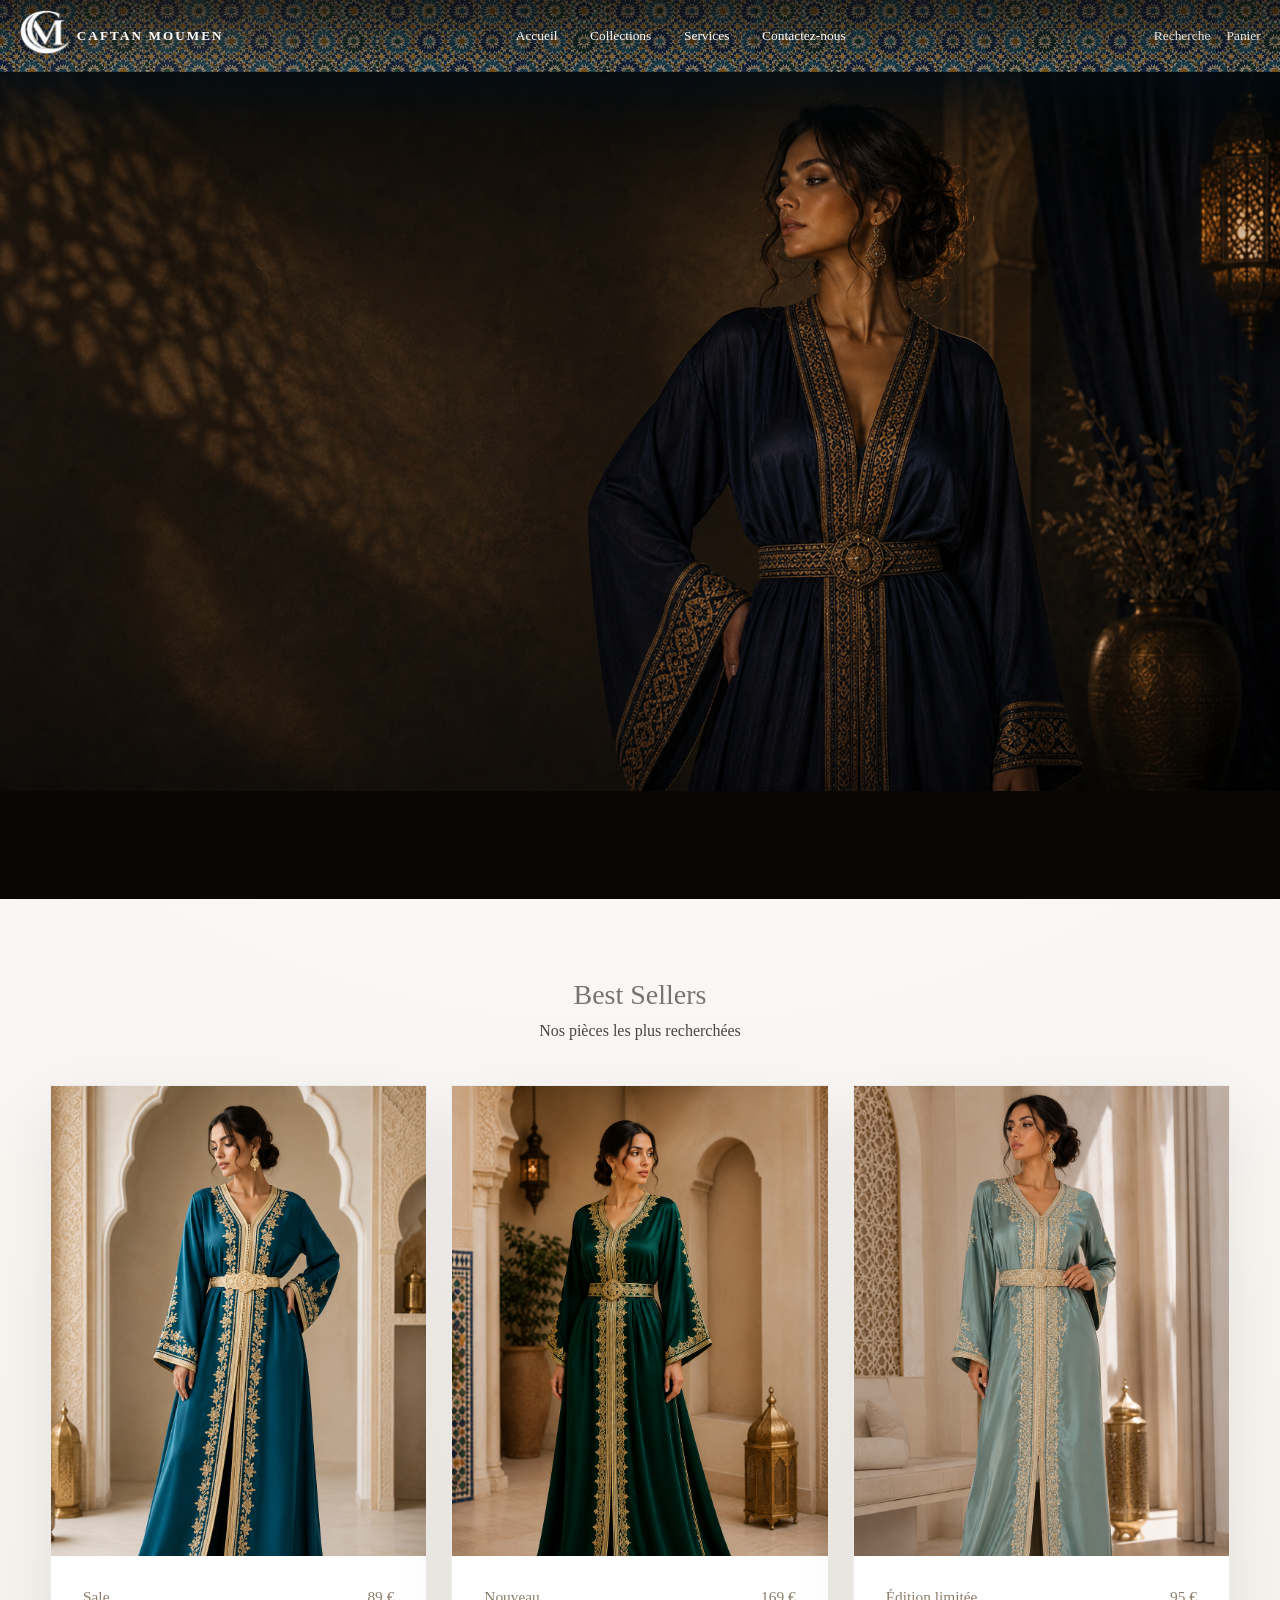
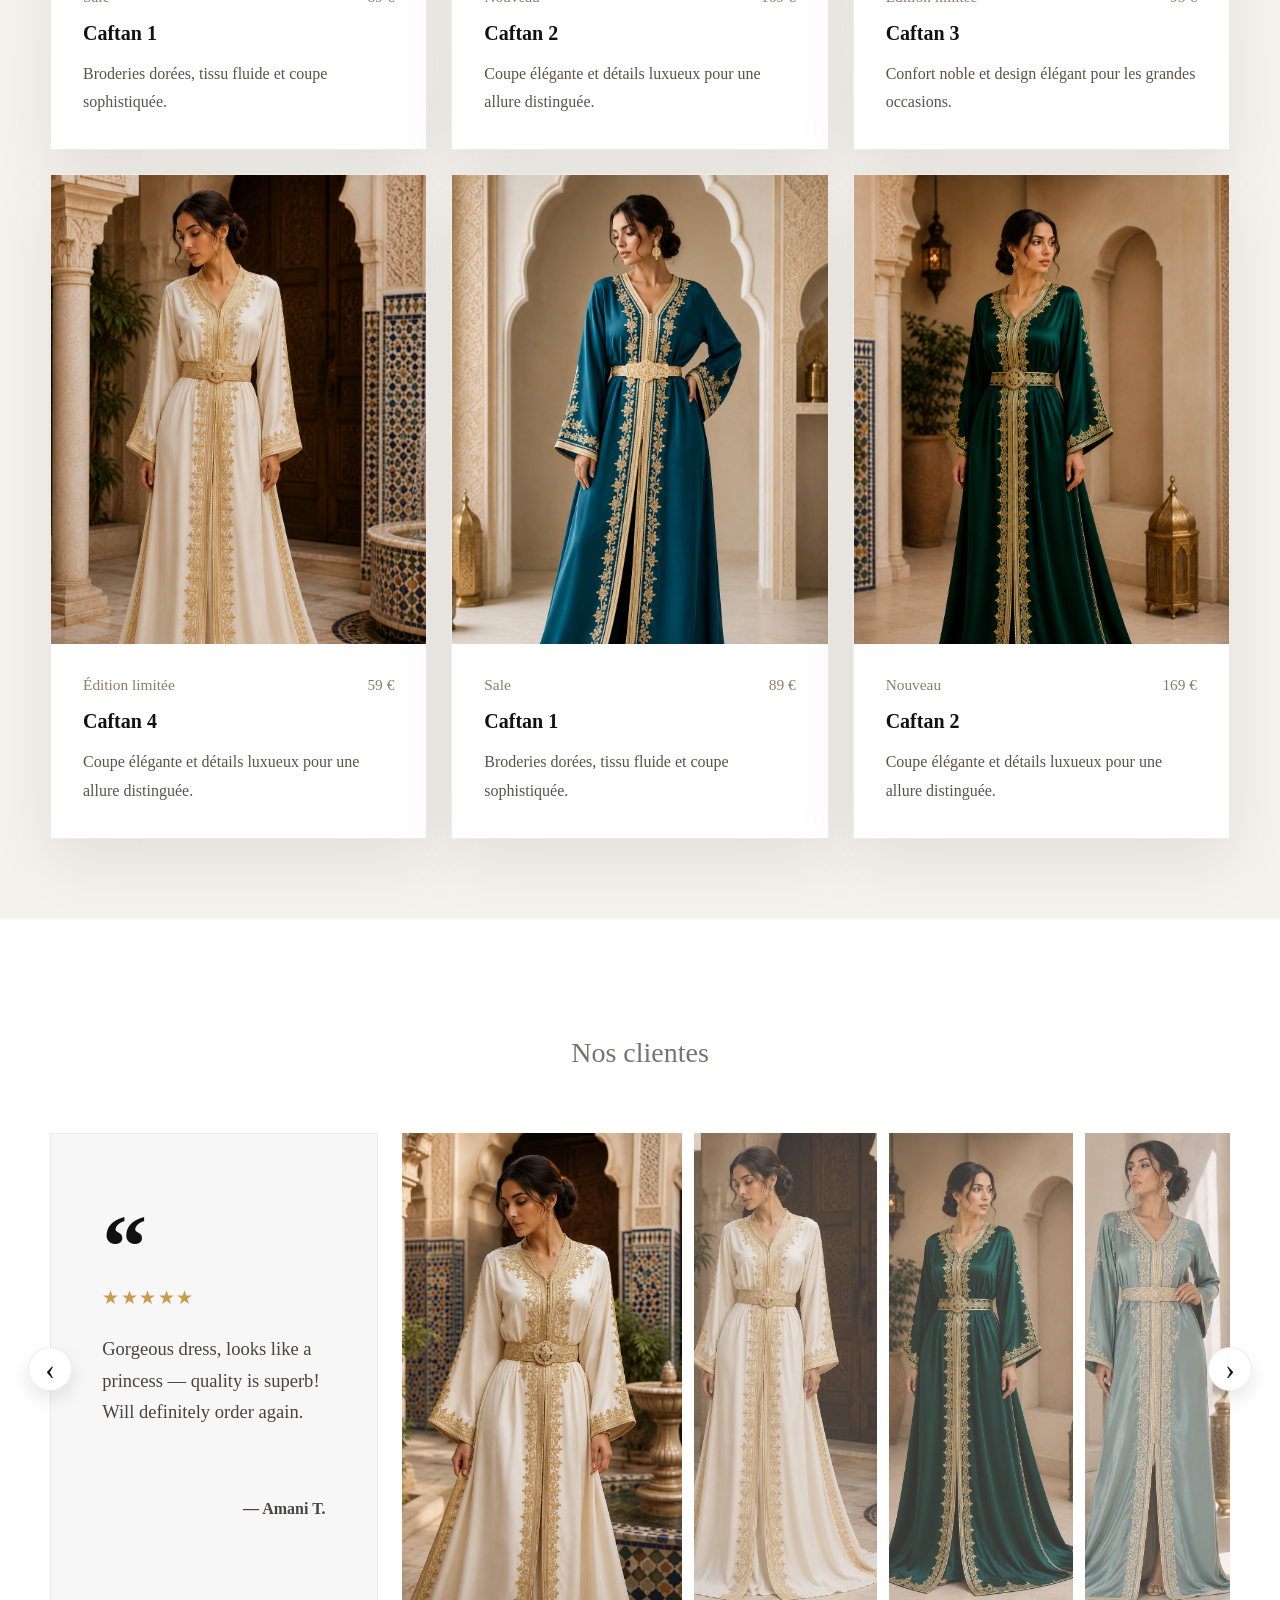
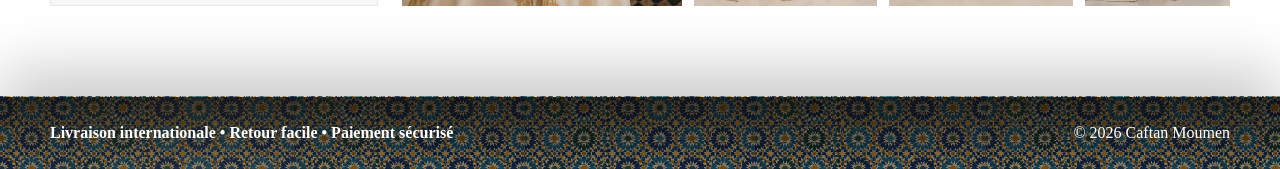
<file: html/index.html>
<!DOCTYPE html>
<html lang="fr">

<head>
  <meta charset="UTF-8" />
  <meta name="viewport" content="width=device-width, initial-scale=1.0" />

  <title>Caftan Moumen</title>

  <link rel="stylesheet" href="../css/styles.css" />
</head>

<body>
  <header class="site-header">
    <div class="container header-inner">
      <a class="brand" href="index.html">
        <img class="brand-mark" src="../images/logo.png" alt="" aria-hidden="true" />
        <span>Caftan Moumen</span>
      </a>

      <nav class="primary-nav" aria-label="Navigation principale">
        <a href="index.html">Accueil</a>
        <div class="nav-dropdown">
          <button class="collections-trigger" type="button" aria-expanded="false">Collections</button>
          <div class="dropdown-menu">
            <a href="caftan.html">Caftans</a>
            <a href="jellabas.html">Jellabas</a>
            <a href="bijoux.html">Bijoux</a>
          </div>
        </div>
        <div class="nav-dropdown">
          <button class="collections-trigger" type="button" aria-expanded="false">Services</button>
          <div class="dropdown-menu">
            <a href="services.html#achat">Prêt à Porter</a>
            <a href="services.html#location">Location</a>
            <a href="services.html#sur-mesure">Sur mesure</a>
          </div>
        </div>
        <a href="contact.html">Contactez-nous</a>
      </nav>

      <div class="header-actions">
        <form class="site-search" id="site-search" role="search">
          <label class="visually-hidden" for="site-search-input">
            Rechercher une pièce
          </label>
          <input class="site-search-input" id="site-search-input" name="q" type="search"
            placeholder="Rechercher une pièce" autocomplete="off" />
        </form>
        <button class="search-toggle" id="search-toggle" type="button" aria-expanded="false"
          aria-controls="site-search">
          Recherche
        </button>
        <a class="text-link" href="#cart">Panier</a>
      </div>
    </div>
  </header>

  <main>
    <section class="hero hero-background" id="home">
      <img class="hero-background-img" src="../images/fond_acceuil.png"
        alt="Femme présentant un caftan dans un décor sombre aux tons bleu et doré" fetchpriority="high"
        decoding="async" />
    </section>

    <section class="section-intro" id="bestsellers">
      <div class="container">
        <p class="section-label bestsellers-label">Best Sellers</p>
        <p class="bestsellers-title">Nos pièces les plus recherchées</p>

        <div id="product-list" class="product-grid"></div>
      </div>
    </section>

    <section class="testimonials" id="avis" aria-labelledby="testimonials-title">
      <div class="container">
        <p class="section-label testimonials-title">Nos clientes</p>

        <div class="testimonials-slider" id="testimonialGallery" tabindex="0" aria-label="Avis de nos clientes">
          <button class="gallery-nav prev" type="button" aria-label="Avis précédent">
            ‹
          </button>

          <article class="testimonial-card">
            <div class="quote-mark" aria-hidden="true">“</div>

            <div class="testimonial-content" aria-live="polite">
              <h2 id="testimonials-title" class="visually-hidden">
                Avis de nos clientes
              </h2>

              <div class="stars" role="img" aria-label="5 étoiles sur 5">
                ★★★★★
              </div>

              <p class="testimonial-text">
                Gorgeous dress, looks like a princess — quality is superb!
                Will definitely order again.
              </p>

              <p class="testimonial-author">— Amani T.</p>
            </div>
          </article>

          <div class="testimonial-images-track" aria-live="polite"></div>

          <button class="gallery-nav next" type="button" aria-label="Avis suivant">
            ›
          </button>
        </div>
      </div>
    </section>
  </main>

  <footer class="site-footer">
    <div class="container footer-inner">
      <p>Livraison internationale • Retour facile • Paiement sécurisé</p>
      <p>&copy; 2026 Caftan Moumen</p>
    </div>
  </footer>

  <script src="../js/app.js"></script>
</body>

</html>
</file>
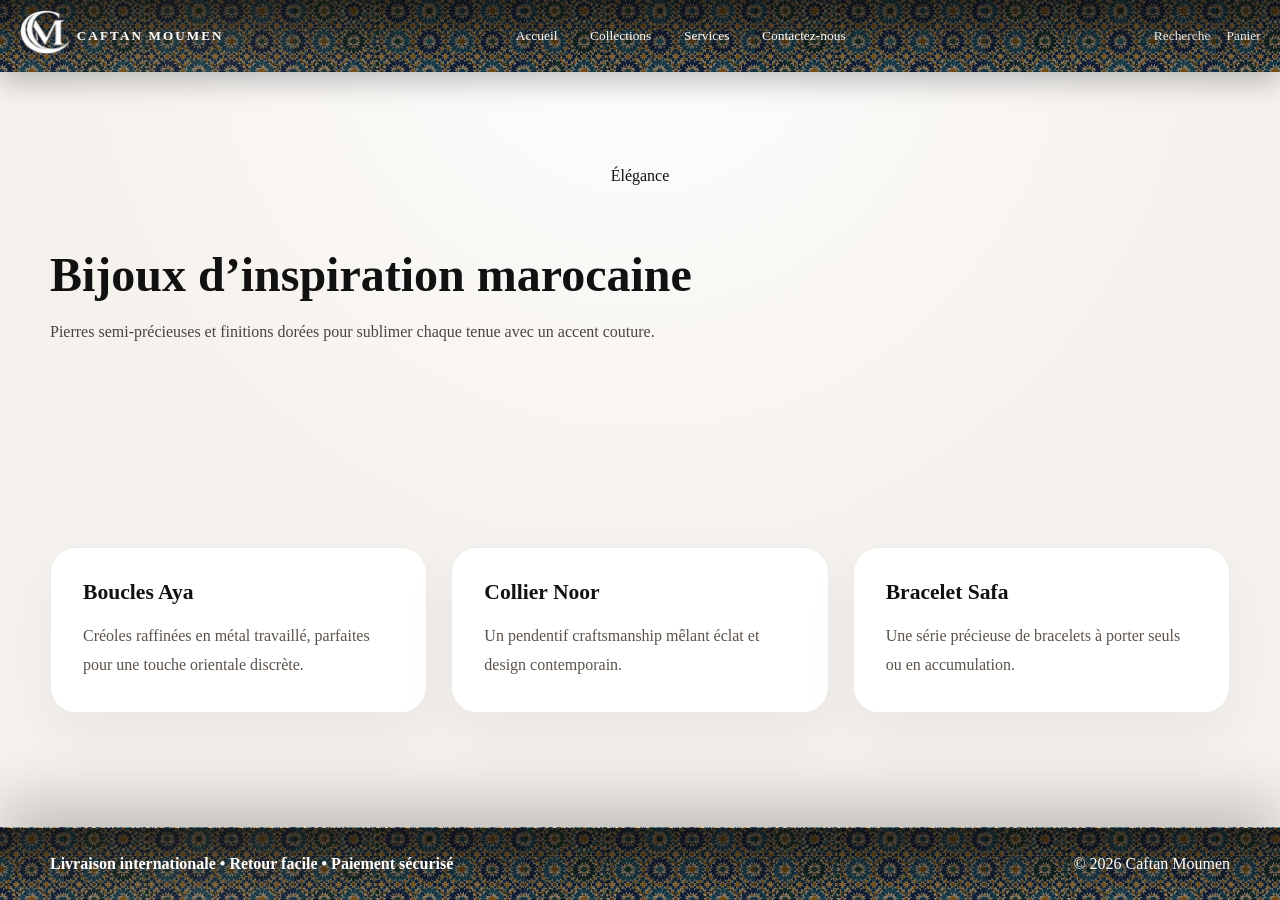
<file: html/bijoux.html>
<!DOCTYPE html>
<html lang="fr">
  <head>
    <meta charset="UTF-8" />
    <meta name="viewport" content="width=device-width, initial-scale=1.0" />
    <title>Bijoux | Caftan Moumen</title>
    <link rel="stylesheet" href="../css/styles.css" />
  </head>
  <body>
    <header class="site-header">
      <div class="container header-inner">
        <a class="brand" href="index.html">
          <img class="brand-mark" src="../images/logo.png" alt="Motif Maison Moumen" aria-hidden="true" />
          Caftan Moumen
        </a>
        <nav class="primary-nav" aria-label="Navigation principale">
          <a href="index.html">Accueil</a>
          <div class="nav-dropdown">
            <button class="collections-trigger" type="button" aria-expanded="false">Collections</button>
            <div class="dropdown-menu">
              <a href="caftan.html">Caftans</a>
              <a href="jellabas.html">Jellabas</a>
              <a href="bijoux.html" aria-current="page">Bijoux</a>
            </div>
          </div>
          <div class="nav-dropdown">
            <button class="collections-trigger" type="button" aria-expanded="false">Services</button>
            <div class="dropdown-menu">
              <a href="services.html#achat">Prêt à Porter</a>
              <a href="services.html#location">Location</a>
              <a href="services.html#sur-mesure">Sur mesure</a>
            </div>
          </div>
          <a href="contact.html">Contactez-nous</a>
        </nav>
        <div class="header-actions">
          <form class="site-search" id="site-search" role="search">
            <label class="visually-hidden" for="site-search-input">Rechercher une pièce</label>
            <input class="site-search-input" id="site-search-input" name="q" type="search" placeholder="Rechercher une pièce" autocomplete="off" />
          </form>
          <button class="search-toggle" id="search-toggle" type="button" aria-expanded="false" aria-controls="site-search">Recherche</button>
          <a class="text-link" href="#cart">Panier</a>
        </div>
      </div>
    </header>

    <main>
      <section class="section-intro" id="bijoux">
        <div class="container">
          <p class="section-label">Élégance</p>
          <h2>Bijoux d’inspiration marocaine</h2>
          <p>Pierres semi-précieuses et finitions dorées pour sublimer chaque tenue avec un accent couture.</p>
        </div>
      </section>

      <section class="collection-section">
        <div class="container collection-grid">
          <article class="collection-card">
            <h3>Boucles Aya</h3>
            <p>Créoles raffinées en métal travaillé, parfaites pour une touche orientale discrète.</p>
          </article>
          <article class="collection-card">
            <h3>Collier Noor</h3>
            <p>Un pendentif craftsmanship mêlant éclat et design contemporain.</p>
          </article>
          <article class="collection-card">
            <h3>Bracelet Safa</h3>
            <p>Une série précieuse de bracelets à porter seuls ou en accumulation.</p>
          </article>
        </div>
      </section>
    </main>

    <footer class="site-footer">
      <div class="container footer-inner">
        <p>Livraison internationale • Retour facile • Paiement sécurisé</p>
        <p>&copy; 2026 Caftan Moumen</p>
      </div>
    </footer>
    <script src="../js/app.js"></script>
  </body>
</html>
</file>
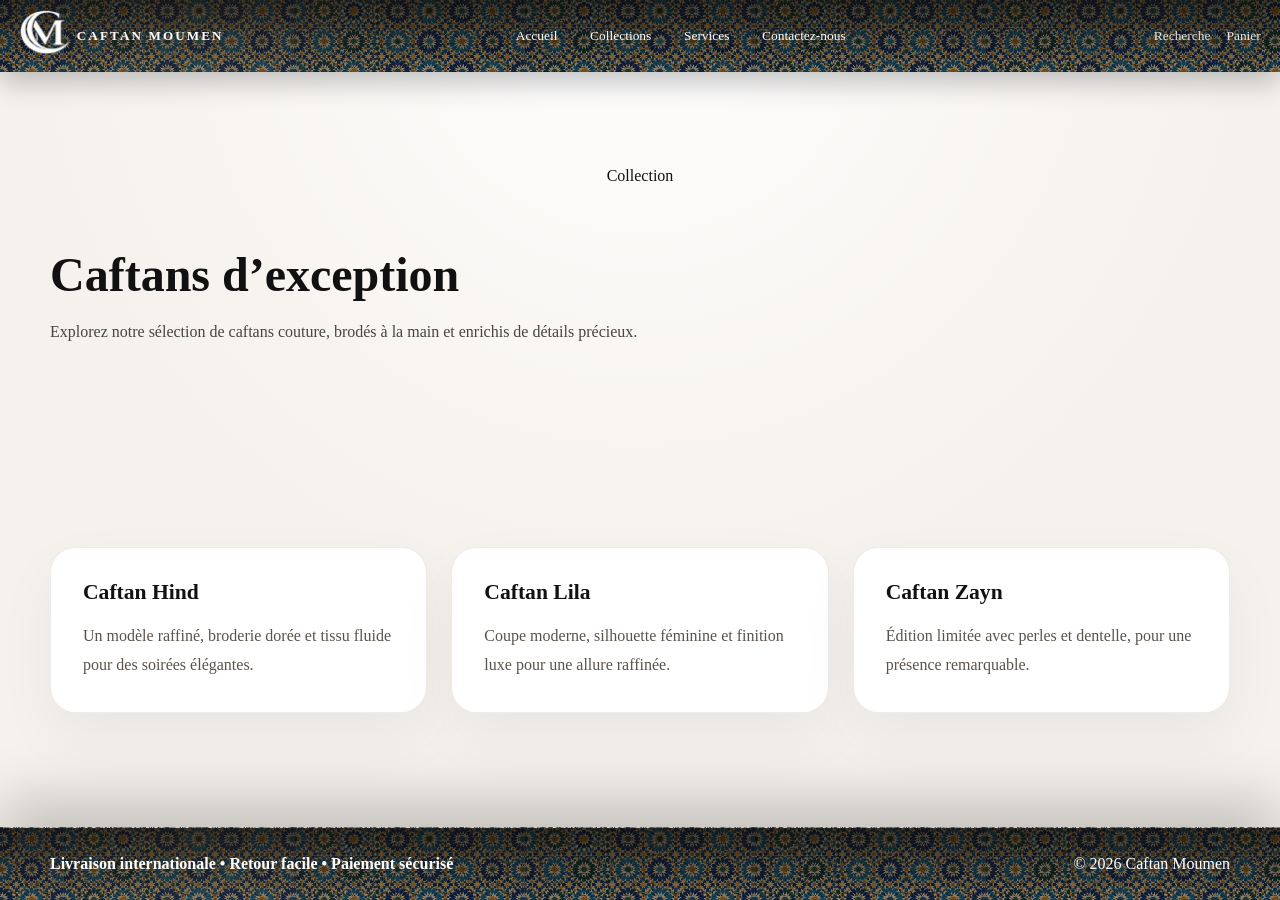
<file: html/caftan.html>
<!DOCTYPE html>
<html lang="fr">
  <head>
    <meta charset="UTF-8" />
    <meta name="viewport" content="width=device-width, initial-scale=1.0" />
    <title>Caftans | Caftan Moumen</title>
    <link rel="stylesheet" href="../css/styles.css" />
  </head>
  <body>
    <header class="site-header">
      <div class="container header-inner">
        <a class="brand" href="index.html">
          <img class="brand-mark" src="../images/logo.png" alt="Motif Maison Moumen" aria-hidden="true" />
          Caftan Moumen
        </a>
        <nav class="primary-nav" aria-label="Navigation principale">
          <a href="index.html">Accueil</a>
          <div class="nav-dropdown">
            <button class="collections-trigger" type="button" aria-expanded="false">Collections</button>
            <div class="dropdown-menu">
              <a href="caftan.html" aria-current="page">Caftans</a>
              <a href="jellabas.html">Jellabas</a>
              <a href="bijoux.html">Bijoux</a>
            </div>
          </div>
          <div class="nav-dropdown">
            <button class="collections-trigger" type="button" aria-expanded="false">Services</button>
            <div class="dropdown-menu">
              <a href="services.html#achat">Prêt à Porter</a>
              <a href="services.html#location">Location</a>
              <a href="services.html#sur-mesure">Sur mesure</a>
            </div>
          </div>
          <a href="contact.html">Contactez-nous</a>
        </nav>
        <div class="header-actions">
          <form class="site-search" id="site-search" role="search">
            <label class="visually-hidden" for="site-search-input">Rechercher une pièce</label>
            <input class="site-search-input" id="site-search-input" name="q" type="search" placeholder="Rechercher une pièce" autocomplete="off" />
          </form>
          <button class="search-toggle" id="search-toggle" type="button" aria-expanded="false" aria-controls="site-search">Recherche</button>
          <a class="text-link" href="#cart">Panier</a>
        </div>
      </div>
    </header>

    <main>
      <section class="section-intro" id="caftan">
        <div class="container">
          <p class="section-label">Collection</p>
          <h2>Caftans d’exception</h2>
          <p>Explorez notre sélection de caftans couture, brodés à la main et enrichis de détails précieux.</p>
        </div>
      </section>

      <section class="collection-section">
        <div class="container collection-grid">
          <article class="collection-card">
            <h3>Caftan Hind</h3>
            <p>Un modèle raffiné, broderie dorée et tissu fluide pour des soirées élégantes.</p>
          </article>
          <article class="collection-card">
            <h3>Caftan Lila</h3>
            <p>Coupe moderne, silhouette féminine et finition luxe pour une allure raffinée.</p>
          </article>
          <article class="collection-card">
            <h3>Caftan Zayn</h3>
            <p>Édition limitée avec perles et dentelle, pour une présence remarquable.</p>
          </article>
        </div>
      </section>
    </main>

    <footer class="site-footer">
      <div class="container footer-inner">
        <p>Livraison internationale • Retour facile • Paiement sécurisé</p>
        <p>&copy; 2026 Caftan Moumen</p>
      </div>
    </footer>
    <script src="../js/app.js"></script>
  </body>
</html>
</file>
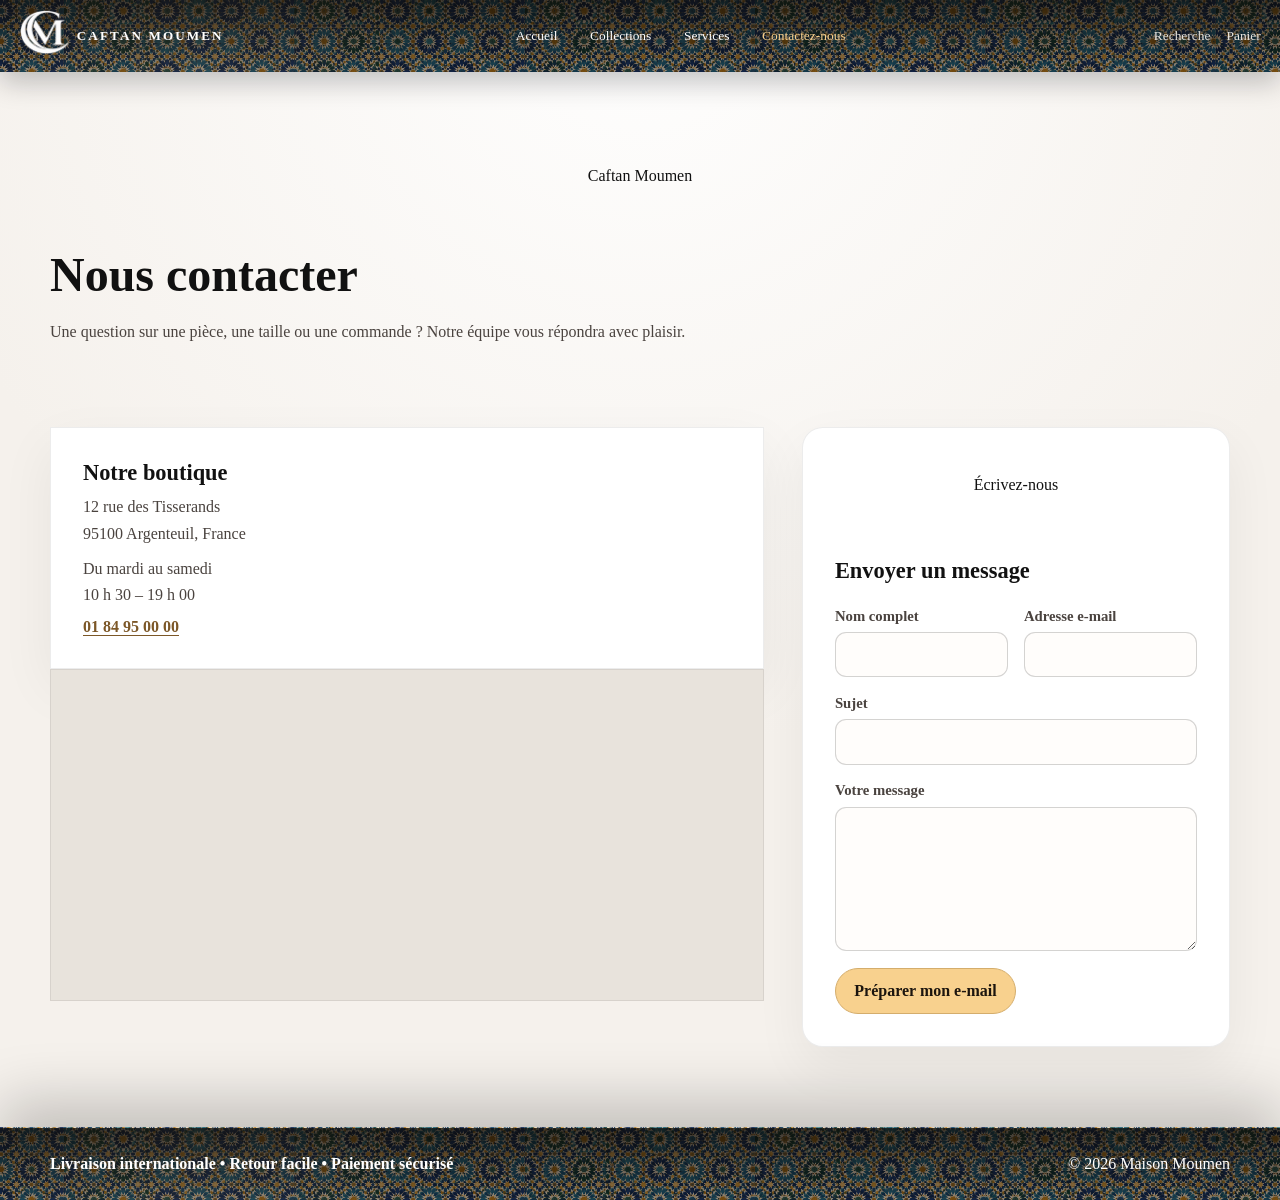
<file: html/contact.html>
<!DOCTYPE html>
<html lang="fr">
  <head>
    <meta charset="UTF-8" />
    <meta name="viewport" content="width=device-width, initial-scale=1.0" />
    <meta
      name="description"
      content="Contactez Maison Moumen pour toute question concernant nos caftans, jellabas et bijoux."
    />
    <title>Contact | Maison Moumen</title>
    <link rel="stylesheet" href="../css/styles.css" />
  </head>
  <body>
    <header class="site-header">
      <div class="container header-inner">
        <a class="brand" href="index.html" aria-label="Maison Moumen, accueil">
          <img class="brand-mark" src="../images/logo.png" alt="" aria-hidden="true" />
          <span>Caftan Moumen</span>
        </a>

        <nav class="primary-nav" aria-label="Navigation principale">
          <a href="index.html">Accueil</a>
          <div class="nav-dropdown">
            <button class="collections-trigger" type="button" aria-expanded="false">Collections</button>
            <div class="dropdown-menu">
              <a href="caftan.html">Caftans</a>
              <a href="jellabas.html">Jellabas</a>
              <a href="bijoux.html">Bijoux</a>
            </div>
          </div>
          <div class="nav-dropdown">
            <button class="collections-trigger" type="button" aria-expanded="false">Services</button>
            <div class="dropdown-menu">
              <a href="services.html#achat">Prêt à Porter</a>
              <a href="services.html#location">Location</a>
              <a href="services.html#sur-mesure">Sur mesure</a>
            </div>
          </div>
          <a href="contact.html" aria-current="page">Contactez-nous</a>
        </nav>
        <div class="header-actions">
          <form class="site-search" id="site-search" role="search">
            <label class="visually-hidden" for="site-search-input">Rechercher une pièce</label>
            <input class="site-search-input" id="site-search-input" name="q" type="search" placeholder="Rechercher une pièce" autocomplete="off" />
          </form>
          <button class="search-toggle" id="search-toggle" type="button" aria-expanded="false" aria-controls="site-search">Recherche</button>
          <a class="text-link" href="#cart">Panier</a>
        </div>
      </div>
    </header>

    <main>
      <section class="section-intro" aria-labelledby="contact-title">
        <div class="container">
          <p class="section-label">Caftan Moumen</p>
          <h1 id="contact-title">Nous contacter</h1>
          <p>
            Une question sur une pièce, une taille ou une commande ? Notre équipe
            vous répondra avec plaisir.
          </p>
        </div>
      </section>

      <section class="contact-section" aria-label="Formulaire et coordonnées">
        <div class="container contact-layout">
          <div class="contact-details">
            <article class="contact-info-card">
              <h2>Notre boutique</h2>
              <p>12 rue des Tisserands<br />95100 Argenteuil, France</p>
              <p>Du mardi au samedi<br />10 h 30 – 19 h 00</p>
              <a class="text-link" href="tel:+33184950000">01 84 95 00 00</a>
            </article>

            <div class="contact-map">
              <iframe
                title="Localisation provisoire de la boutique à Argenteuil"
                src="https://www.google.com/maps?q=Argenteuil%2C%20France&z=14&output=embed"
                loading="lazy"
                referrerpolicy="no-referrer-when-downgrade"
              ></iframe>
            </div>
          </div>

          <section class="contact-form-card" aria-labelledby="contact-form-title">
            <div>
              <p class="section-label">Écrivez-nous</p>
              <h2 id="contact-form-title">Envoyer un message</h2>
            </div>

            <form id="contact-form" class="contact-form">
              <div class="contact-form-row">
                <div class="form-field">
                  <label for="name">Nom complet</label>
                  <input id="name" name="name" type="text" autocomplete="name" required />
                </div>
                <div class="form-field">
                  <label for="email">Adresse e-mail</label>
                  <input id="email" name="email" type="email" autocomplete="email" required />
                </div>
              </div>
              <div class="form-field">
                <label for="subject">Sujet</label>
                <input id="subject" name="subject" type="text" required />
              </div>
              <div class="form-field">
                <label for="message">Votre message</label>
                <textarea id="message" name="message" required></textarea>
              </div>
              <button class="contact-submit" type="submit">Préparer mon e-mail</button>
            </form>
          </section>
        </div>
      </section>
    </main>

    <footer class="site-footer">
      <div class="container footer-inner">
        <p>Livraison internationale • Retour facile • Paiement sécurisé</p>
        <p>&copy; 2026 Maison Moumen</p>
      </div>
    </footer>

    <script src="../js/app.js"></script>
  </body>
</html>
</file>
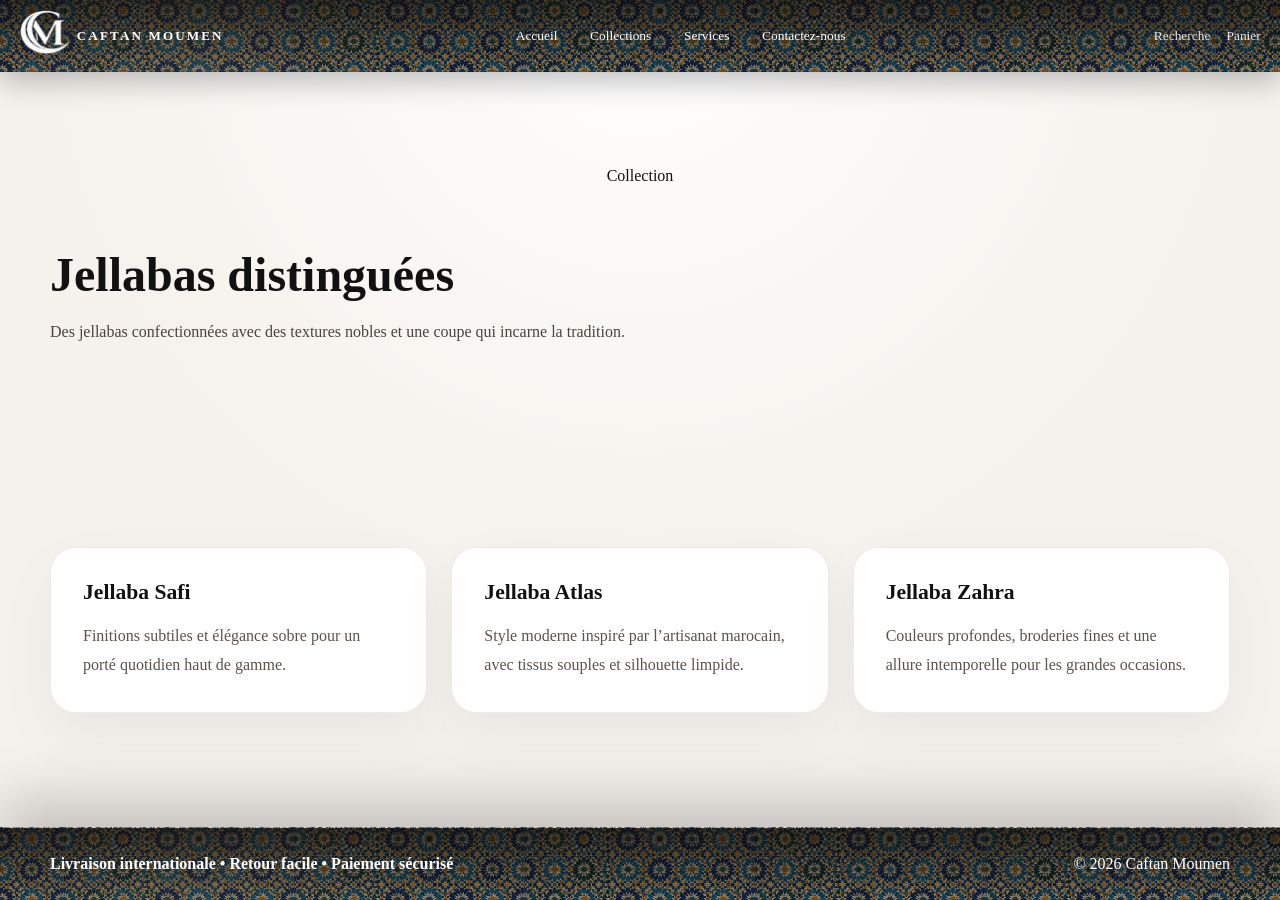
<file: html/jellabas.html>
<!DOCTYPE html>
<html lang="fr">
  <head>
    <meta charset="UTF-8" />
    <meta name="viewport" content="width=device-width, initial-scale=1.0" />
    <title>Jellabas | Caftan Moumen</title>
    <link rel="stylesheet" href="../css/styles.css" />
  </head>
  <body>
    <header class="site-header">
      <div class="container header-inner">
        <a class="brand" href="index.html">
          <img class="brand-mark" src="../images/logo.png" alt="Motif Maison Moumen" aria-hidden="true" />
          Caftan Moumen
        </a>
        <nav class="primary-nav" aria-label="Navigation principale">
          <a href="index.html">Accueil</a>
          <div class="nav-dropdown">
            <button class="collections-trigger" type="button" aria-expanded="false">Collections</button>
            <div class="dropdown-menu">
              <a href="caftan.html">Caftans</a>
              <a href="jellabas.html" aria-current="page">Jellabas</a>
              <a href="bijoux.html">Bijoux</a>
            </div>
          </div>
          <div class="nav-dropdown">
            <button class="collections-trigger" type="button" aria-expanded="false">Services</button>
            <div class="dropdown-menu">
              <a href="services.html#achat">Prêt à Porter</a>
              <a href="services.html#location">Location</a>
              <a href="services.html#sur-mesure">Sur mesure</a>
            </div>
          </div>
          <a href="contact.html">Contactez-nous</a>
        </nav>
        <div class="header-actions">
          <form class="site-search" id="site-search" role="search">
            <label class="visually-hidden" for="site-search-input">Rechercher une pièce</label>
            <input class="site-search-input" id="site-search-input" name="q" type="search" placeholder="Rechercher une pièce" autocomplete="off" />
          </form>
          <button class="search-toggle" id="search-toggle" type="button" aria-expanded="false" aria-controls="site-search">Recherche</button>
          <a class="text-link" href="#cart">Panier</a>
        </div>
      </div>
    </header>

    <main>
      <section class="section-intro" id="jellabas">
        <div class="container">
          <p class="section-label">Collection</p>
          <h2>Jellabas distinguées</h2>
          <p>Des jellabas confectionnées avec des textures nobles et une coupe qui incarne la tradition.</p>
        </div>
      </section>

      <section class="collection-section">
        <div class="container collection-grid">
          <article class="collection-card">
            <h3>Jellaba Safi</h3>
            <p>Finitions subtiles et élégance sobre pour un porté quotidien haut de gamme.</p>
          </article>
          <article class="collection-card">
            <h3>Jellaba Atlas</h3>
            <p>Style moderne inspiré par l’artisanat marocain, avec tissus souples et silhouette limpide.</p>
          </article>
          <article class="collection-card">
            <h3>Jellaba Zahra</h3>
            <p>Couleurs profondes, broderies fines et une allure intemporelle pour les grandes occasions.</p>
          </article>
        </div>
      </section>
    </main>

    <footer class="site-footer">
      <div class="container footer-inner">
        <p>Livraison internationale • Retour facile • Paiement sécurisé</p>
        <p>&copy; 2026 Caftan Moumen</p>
      </div>
    </footer>
    <script src="../js/app.js"></script>
  </body>
</html>
</file>
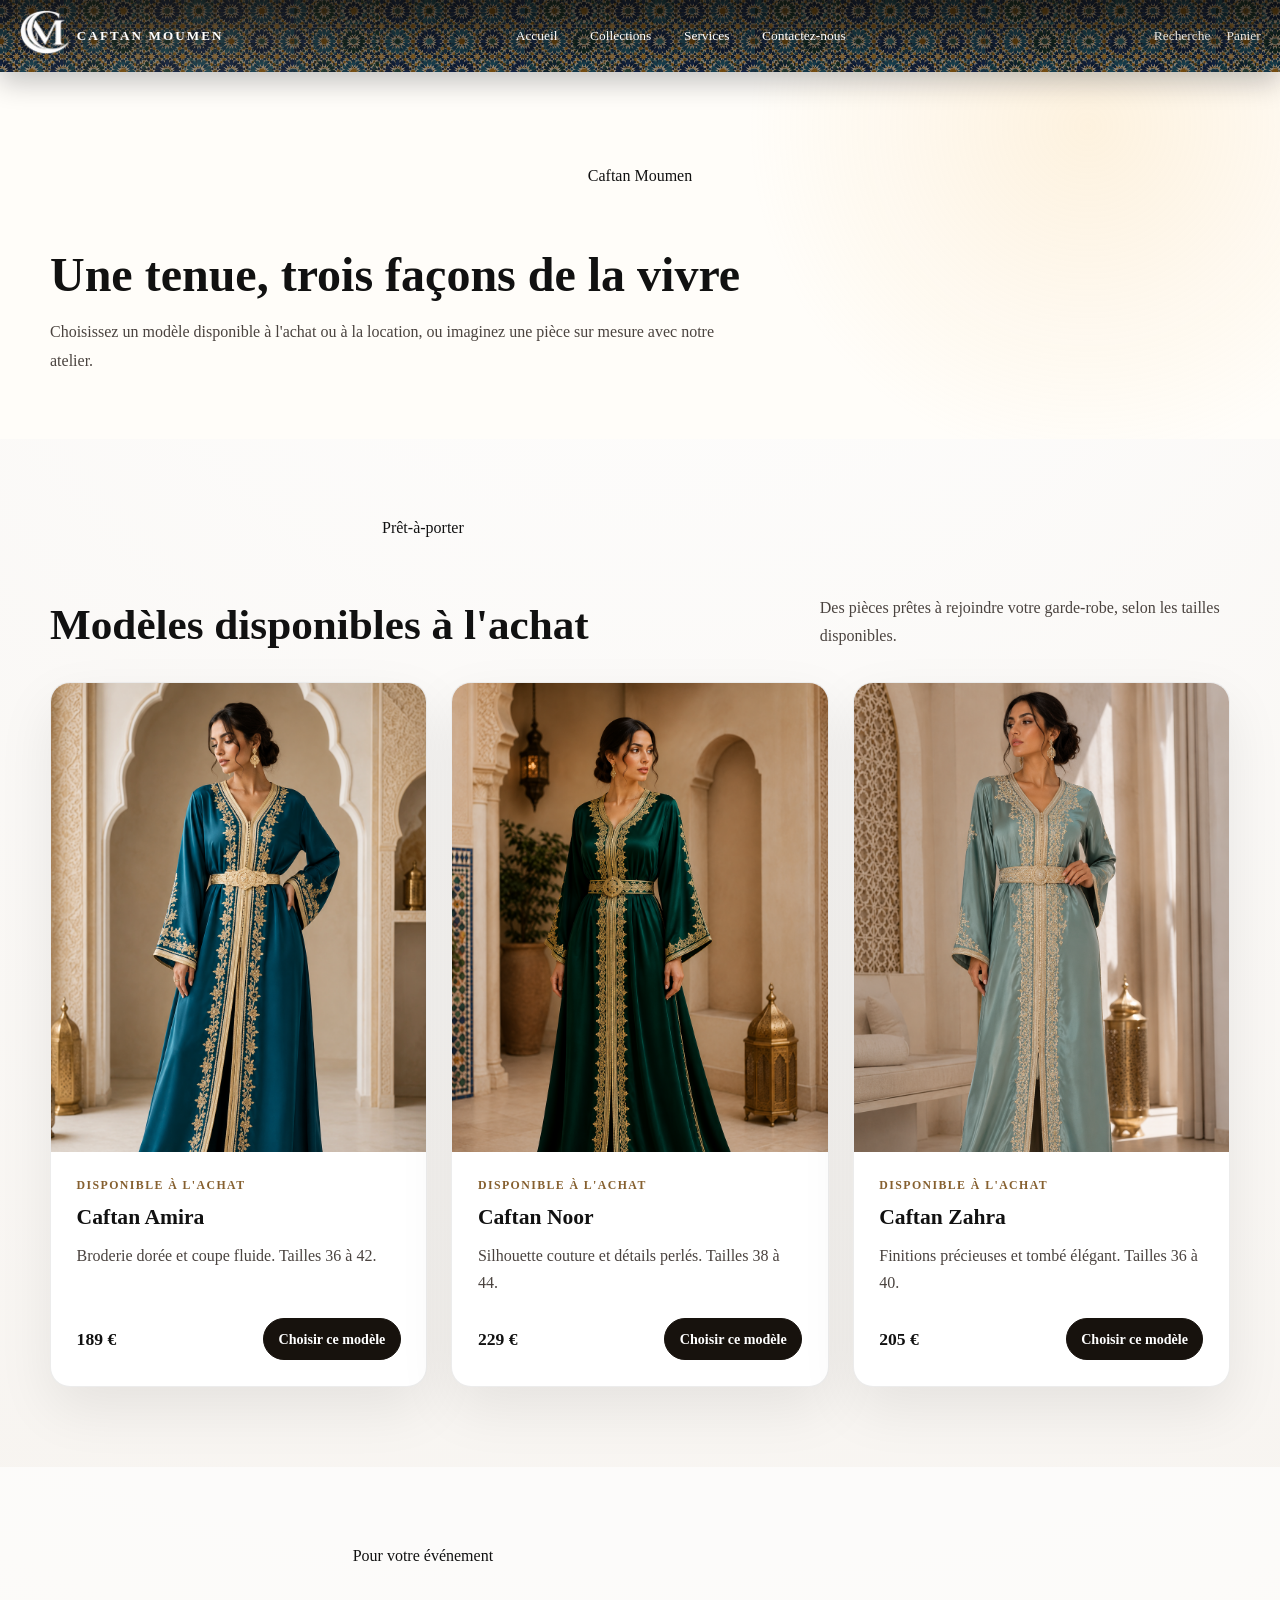
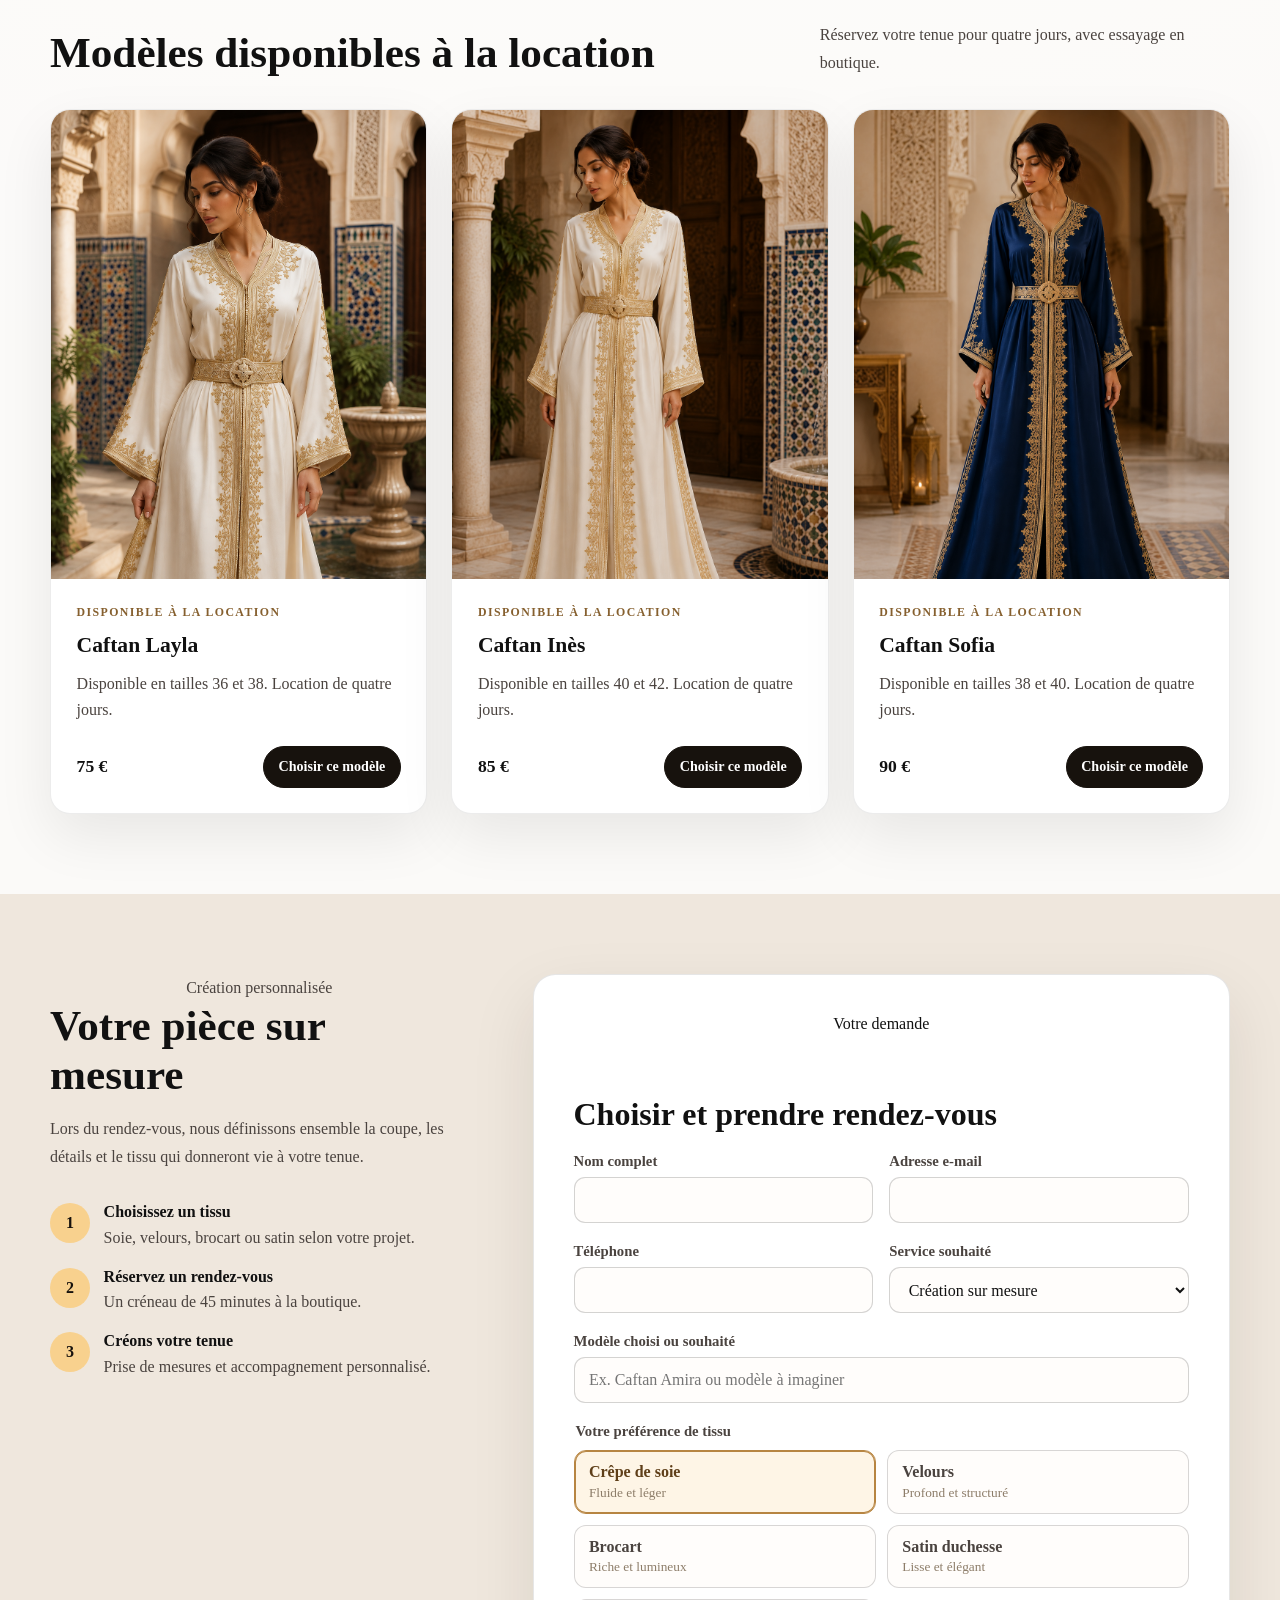
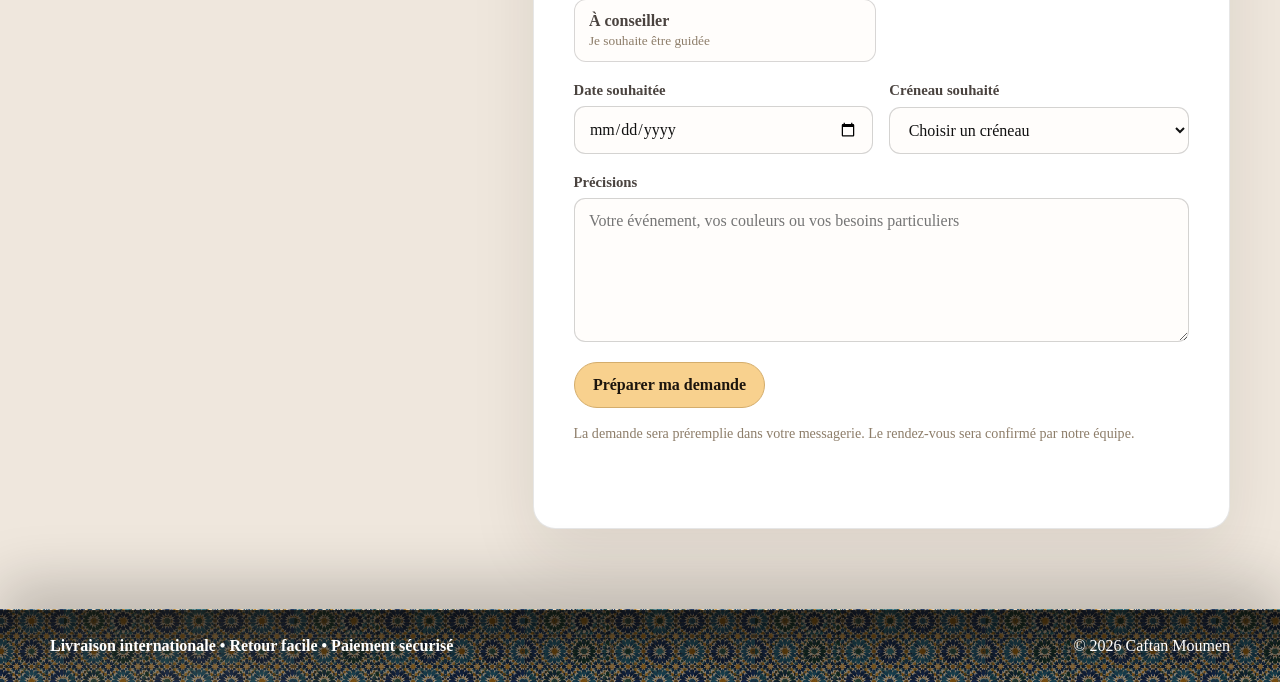
<file: html/services.html>
<!DOCTYPE html>
<html lang="fr">
  <head>
    <meta charset="UTF-8" />
    <meta name="viewport" content="width=device-width, initial-scale=1.0" />
    <meta
      name="description"
      content="Achetez ou louez un modèle Caftan Moumen, ou prenez rendez-vous pour une création sur mesure avec le tissu de votre choix."
    />
    <title>Caftan Moumen</title>
    <link rel="stylesheet" href="../css/styles.css" />
  </head>
  <body>
    <header class="site-header">
      <div class="container header-inner">
        <a class="brand" href="index.html" aria-label="Caftan Moumen, accueil">
          <img class="brand-mark" src="../images/logo.png" alt="" aria-hidden="true" />
          <span>Caftan Moumen</span>
        </a>

        <nav class="primary-nav" aria-label="Navigation principale">
          <a href="index.html">Accueil</a>
          <div class="nav-dropdown">
            <button class="collections-trigger" type="button" aria-expanded="false">Collections</button>
            <div class="dropdown-menu">
              <a href="caftan.html">Caftans</a>
              <a href="jellabas.html">Jellabas</a>
              <a href="bijoux.html">Bijoux</a>
            </div>
          </div>
          <div class="nav-dropdown">
            <button class="collections-trigger" type="button" aria-expanded="false">Services</button>
            <div class="dropdown-menu">
              <a href="services.html#achat">Prêt à Porter</a>
              <a href="services.html#location">Location</a>
              <a href="services.html#sur-mesure">Sur mesure</a>
            </div>
          </div>
          <a href="contact.html">Contactez-nous</a>
        </nav>

        <div class="header-actions">
          <form class="site-search" id="site-search" role="search">
            <label class="visually-hidden" for="site-search-input">Rechercher une pièce</label>
            <input class="site-search-input" id="site-search-input" name="q" type="search" placeholder="Rechercher une pièce" autocomplete="off" />
          </form>
          <button class="search-toggle" id="search-toggle" type="button" aria-expanded="false" aria-controls="site-search">Recherche</button>
          <a class="text-link" href="#cart">Panier</a>
        </div>
      </div>
    </header>

    <main>
      <section class="section-intro services-intro" aria-labelledby="services-title">
        <div class="container">
          <p class="section-label">Caftan Moumen</p>
          <h1 id="services-title">Une tenue, trois façons de la vivre</h1>
          <p>
            Choisissez un modèle disponible à l'achat ou à la location, ou imaginez
            une pièce sur mesure avec notre atelier.
          </p>
        </div>
      </section>

      <section class="service-catalog" id="achat" aria-labelledby="achat-title">
        <div class="container">
          <div class="service-heading">
            <div>
              <p class="section-label">Prêt-à-porter</p>
              <h2 id="achat-title">Modèles disponibles à l'achat</h2>
            </div>
            <p>Des pièces prêtes à rejoindre votre garde-robe, selon les tailles disponibles.</p>
          </div>

          <div class="service-model-grid">
            <article class="service-model-card">
              <img src="../images/caftan8.png" alt="Caftan Amira disponible à l'achat" loading="lazy" decoding="async" />
              <div class="service-model-content">
                <p class="service-availability">Disponible à l'achat</p>
                <h3>Caftan Amira</h3>
                <p>Broderie dorée et coupe fluide. Tailles 36 à 42.</p>
                <div class="service-model-action">
                  <strong>189 €</strong>
                  <button class="service-select-button" type="button" data-service-choice="Achat" data-model-choice="Caftan Amira">Choisir ce modèle</button>
                </div>
              </div>
            </article>

            <article class="service-model-card">
              <img src="../images/caftan3.png" alt="Caftan Noor disponible à l'achat" loading="lazy" decoding="async" />
              <div class="service-model-content">
                <p class="service-availability">Disponible à l'achat</p>
                <h3>Caftan Noor</h3>
                <p>Silhouette couture et détails perlés. Tailles 38 à 44.</p>
                <div class="service-model-action">
                  <strong>229 €</strong>
                  <button class="service-select-button" type="button" data-service-choice="Achat" data-model-choice="Caftan Noor">Choisir ce modèle</button>
                </div>
              </div>
            </article>

            <article class="service-model-card">
              <img src="../images/caftan4.png" alt="Caftan Zahra disponible à l'achat" loading="lazy" decoding="async" />
              <div class="service-model-content">
                <p class="service-availability">Disponible à l'achat</p>
                <h3>Caftan Zahra</h3>
                <p>Finitions précieuses et tombé élégant. Tailles 36 à 40.</p>
                <div class="service-model-action">
                  <strong>205 €</strong>
                  <button class="service-select-button" type="button" data-service-choice="Achat" data-model-choice="Caftan Zahra">Choisir ce modèle</button>
                </div>
              </div>
            </article>
          </div>
        </div>
      </section>

      <section class="service-catalog service-catalog-alt" id="location" aria-labelledby="location-title">
        <div class="container">
          <div class="service-heading">
            <div>
              <p class="section-label">Pour votre événement</p>
              <h2 id="location-title">Modèles disponibles à la location</h2>
            </div>
            <p>Réservez votre tenue pour quatre jours, avec essayage en boutique.</p>
          </div>

          <div class="service-model-grid">
            <article class="service-model-card">
              <img src="../images/caftan1.png" alt="Caftan Layla disponible à la location" loading="lazy" decoding="async" />
              <div class="service-model-content">
                <p class="service-availability">Disponible à la location</p>
                <h3>Caftan Layla</h3>
                <p>Disponible en tailles 36 et 38. Location de quatre jours.</p>
                <div class="service-model-action">
                  <strong>75 €</strong>
                  <button class="service-select-button" type="button" data-service-choice="Location" data-model-choice="Caftan Layla">Choisir ce modèle</button>
                </div>
              </div>
            </article>

            <article class="service-model-card">
              <img src="../images/caftan2.png" alt="Caftan Inès disponible à la location" loading="lazy" decoding="async" />
              <div class="service-model-content">
                <p class="service-availability">Disponible à la location</p>
                <h3>Caftan Inès</h3>
                <p>Disponible en tailles 40 et 42. Location de quatre jours.</p>
                <div class="service-model-action">
                  <strong>85 €</strong>
                  <button class="service-select-button" type="button" data-service-choice="Location" data-model-choice="Caftan Inès">Choisir ce modèle</button>
                </div>
              </div>
            </article>

            <article class="service-model-card">
              <img src="../images/caftan5.png" alt="Caftan Sofia disponible à la location" loading="lazy" decoding="async" />
              <div class="service-model-content">
                <p class="service-availability">Disponible à la location</p>
                <h3>Caftan Sofia</h3>
                <p>Disponible en tailles 38 et 40. Location de quatre jours.</p>
                <div class="service-model-action">
                  <strong>90 €</strong>
                  <button class="service-select-button" type="button" data-service-choice="Location" data-model-choice="Caftan Sofia">Choisir ce modèle</button>
                </div>
              </div>
            </article>
          </div>
        </div>
      </section>

      <section class="bespoke-section" id="sur-mesure" aria-labelledby="bespoke-title">
        <div class="container bespoke-layout">
          <div class="bespoke-copy">
            <p class="section-label">Création personnalisée</p>
            <h2 id="bespoke-title">Votre pièce sur mesure</h2>
            <p>
              Lors du rendez-vous, nous définissons ensemble la coupe, les détails
              et le tissu qui donneront vie à votre tenue.
            </p>
            <ol class="bespoke-steps">
              <li><span>1</span><div><strong>Choisissez un tissu</strong><p>Soie, velours, brocart ou satin selon votre projet.</p></div></li>
              <li><span>2</span><div><strong>Réservez un rendez-vous</strong><p>Un créneau de 45 minutes à la boutique.</p></div></li>
              <li><span>3</span><div><strong>Créons votre tenue</strong><p>Prise de mesures et accompagnement personnalisé.</p></div></li>
            </ol>
          </div>

          <form class="service-request-form" id="service-request-form">
            <div>
              <p class="section-label">Votre demande</p>
              <h3>Choisir et prendre rendez-vous</h3>
            </div>

            <div class="service-form-row">
              <div class="form-field">
                <label for="service-name">Nom complet</label>
                <input id="service-name" name="name" type="text" autocomplete="name" required />
              </div>
              <div class="form-field">
                <label for="service-email">Adresse e-mail</label>
                <input id="service-email" name="email" type="email" autocomplete="email" required />
              </div>
            </div>

            <div class="service-form-row">
              <div class="form-field">
                <label for="service-phone">Téléphone</label>
                <input id="service-phone" name="phone" type="tel" autocomplete="tel" required />
              </div>
              <div class="form-field">
                <label for="service-type">Service souhaité</label>
                <select id="service-type" name="service" required>
                  <option value="Sur mesure">Création sur mesure</option>
                  <option value="Achat">Achat d'un modèle</option>
                  <option value="Location">Location d'un modèle</option>
                </select>
              </div>
            </div>

            <div class="form-field">
              <label for="service-model">Modèle choisi ou souhaité</label>
              <input id="service-model" name="model" type="text" placeholder="Ex. Caftan Amira ou modèle à imaginer" />
            </div>

            <fieldset class="fabric-fieldset">
              <legend>Votre préférence de tissu</legend>
              <div class="fabric-options">
                <label><input type="radio" name="fabric" value="Crêpe de soie" checked /><span>Crêpe de soie<small>Fluide et léger</small></span></label>
                <label><input type="radio" name="fabric" value="Velours" /><span>Velours<small>Profond et structuré</small></span></label>
                <label><input type="radio" name="fabric" value="Brocart" /><span>Brocart<small>Riche et lumineux</small></span></label>
                <label><input type="radio" name="fabric" value="Satin duchesse" /><span>Satin duchesse<small>Lisse et élégant</small></span></label>
                <label><input type="radio" name="fabric" value="À conseiller" /><span>À conseiller<small>Je souhaite être guidée</small></span></label>
              </div>
            </fieldset>

            <div class="service-form-row">
              <div class="form-field">
                <label for="appointment-date">Date souhaitée</label>
                <input id="appointment-date" name="date" type="date" required />
              </div>
              <div class="form-field">
                <label for="appointment-time">Créneau souhaité</label>
                <select id="appointment-time" name="time" required>
                  <option value="">Choisir un créneau</option>
                  <option>10 h 30 – 12 h 00</option>
                  <option>14 h 00 – 16 h 00</option>
                  <option>16 h 30 – 18 h 30</option>
                </select>
              </div>
            </div>

            <div class="form-field">
              <label for="service-notes">Précisions</label>
              <textarea id="service-notes" name="notes" placeholder="Votre événement, vos couleurs ou vos besoins particuliers"></textarea>
            </div>

            <button class="contact-submit" type="submit">Préparer ma demande</button>
            <p class="service-form-note">La demande sera préremplie dans votre messagerie. Le rendez-vous sera confirmé par notre équipe.</p>
            <p class="contact-form-status" id="service-form-status" aria-live="polite"></p>
          </form>
        </div>
      </section>
    </main>

    <footer class="site-footer">
      <div class="container footer-inner">
        <p>Livraison internationale • Retour facile • Paiement sécurisé</p>
        <p>&copy; 2026 Caftan Moumen</p>
      </div>
    </footer>

    <script src="../js/app.js"></script>
  </body>
</html>
</file>
<file: css/styles.css>
:root {
  color-scheme: light;
  font-family: "Playfair Display", Georgia, serif;

  --page-bg: #f5f1ec;
  --surface: #ffffff;
  --text: #111111;
  --text-soft: #4a433f;
  --muted: #8d7d69;
  --gold: #f8d18e;

  --container-max: 1180px;
  --container-gutter: clamp(1rem, 4vw, 2rem);
  --section-space: clamp(3rem, 7vw, 5rem);
  --shell-space: clamp(1.25rem, 3vw, 2rem);
  --shell-min-height: clamp(140px, 14vw, 190px);
  --testimonial-height: clamp(390px, 37vw, 540px);
  --testimonial-nav-size: 44px;

  --header-height: clamp(72px, 5.5vw, 82px);
  --header-max-width: 1480px;
  --brand-logo-frame: clamp(52px, 4vw, 62px);
  --brand-logo-source-size: clamp(190px, 14vw, 220px);

  background: var(--page-bg);
  color: var(--text);
}

html {
  scroll-behavior: smooth;
}

*,
*::before,
*::after {
  box-sizing: border-box;
}

body {
  min-height: 100vh;
  min-height: 100dvh;
  margin: 0;

  display: flex;
  flex-direction: column;

  color: var(--text);
  background:
    radial-gradient(
      circle at top,
      rgba(255, 255, 255, 0.95),
      rgba(245, 241, 236, 1) 55%
    );
}

main {
  min-width: 0;
  flex: 1 0 auto;
}

img {
  display: block;
  max-width: 100%;
  height: auto;
}

button,
input,
select,
textarea {
  font: inherit;
}

a {
  color: inherit;
}

.visually-hidden {
  position: absolute;
  width: 1px;
  height: 1px;
  padding: 0;
  margin: -1px;
  overflow: hidden;
  white-space: nowrap;
  border: 0;
  clip: rect(0 0 0 0);
  clip-path: inset(50%);
}

.container {
  width: min(
    var(--container-max),
    calc(100% - var(--container-gutter))
  );
  margin-inline: auto;
}

/* Header et footer */

.site-header,
.site-footer {
  position: relative;
  isolation: isolate;

  color: #ffffff;
  background-color: #17120d;
  background-image: url("../images/zm.png");
  background-repeat: repeat;
  background-position: center;
  background-size: clamp(180px, 18vw, 250px) auto;
}

.site-header::before,
.site-footer::before,
.site-header::after,
.site-footer::after {
  content: "";
  position: absolute;
  z-index: 0;
  inset: 0;
  pointer-events: none;
}

.site-header::before,
.site-footer::before {
  background:
    radial-gradient(
      circle at 15% 15%,
      rgba(255, 228, 182, 0.1),
      transparent 22%
    );
}

.site-header::after,
.site-footer::after {
  background:
    linear-gradient(
      180deg,
      rgba(14, 11, 7, 0.76),
      rgba(14, 11, 7, 0.36)
    );
}

/* Header */

.site-header {
  z-index: 100;
  overflow: visible;

  /*
   * Évite un éventuel trait blanc entre le header et le hero.
   */
  margin-bottom: -1px;

  /*
   * Suppression de la séparation nette.
   */
  border-bottom: 0;

  /*
   * Ombre plus courte et plus douce.
   */
  box-shadow:
    0 10px 28px rgba(3, 10, 15, 0.24);
}

.header-inner {
  position: relative;
  z-index: 1;

  width: min(
    var(--header-max-width),
    calc(100% - clamp(1rem, 3vw, 2.5rem))
  );
  min-height: var(--header-height);
  padding-block: 0.45rem;

  display: grid;
  grid-template-columns: auto minmax(0, 1fr) auto;
  align-items: center;
  gap: clamp(0.75rem, 2vw, 1.25rem);
}

.brand {
  min-width: 0;
  width: fit-content;
  margin: 0;
  padding: 0;

  display: inline-flex;
  flex-direction: row;
  align-items: center;
  justify-self: start;
  gap: 0.35rem;

  color: #ffffff;
  text-decoration: none;
  text-transform: uppercase;
  white-space: nowrap;

  font-size: clamp(0.82rem, 1vw, 1rem);
  font-weight: 700;
  letter-spacing: clamp(0.1em, 0.7vw, 0.16em);
  line-height: 1;
}

/*
 * Le fichier logo comporte une grande zone transparente.
 * Le pseudo-élément crée un cadre compact et zoome sur le monogramme,
 * sans modifier l'image source ni la structure HTML.
 */
.brand::before {
  content: "";

  width: var(--brand-logo-frame);
  aspect-ratio: 1;
  flex: 0 0 auto;

  background-image: url("../images/logo.png");
  background-repeat: no-repeat;
  background-position: center;
  background-size: var(--brand-logo-source-size) auto;
}

.brand-mark {
  display: none;
}

.primary-nav {
  justify-self: center;
  align-self: stretch;

  display: flex;
  align-items: center;
  justify-content: center;
  flex-wrap: wrap;
  gap: clamp(0.15rem, 0.8vw, 0.8rem);

  font-size: clamp(0.84rem, 1vw, 0.92rem);
}

.primary-nav a,
.nav-dropdown summary {
  min-height: 44px;
  padding: 0.65rem 0.7rem;

  display: inline-flex;
  align-items: center;
  justify-content: center;
  gap: 0.25rem;

  color: #ffffff;
  text-decoration: none;
  white-space: nowrap;

  border: 0;
  border-radius: 999px;
  background: transparent;
  cursor: pointer;

  transition:
    color 0.2s ease,
    transform 0.2s ease,
    background-color 0.2s ease;
}

.nav-dropdown {
  --dropdown-trigger-inline-padding: 0.7rem;
  position: relative;
  z-index: 50;
  display: inline-flex;
  align-self: stretch;
  align-items: center;
}

.nav-dropdown summary {
  anchor-name: --collections-trigger;
  list-style: none;
  appearance: none;
  -webkit-appearance: none;
}

.nav-dropdown summary::-webkit-details-marker {
  display: none;
}

.primary-nav a:hover,
.nav-dropdown:hover summary,
.nav-dropdown.is-open summary,
.nav-dropdown:focus-within summary {
  color: var(--gold);
  transform: translateY(-1px);
}

.primary-nav a:focus-visible,
.nav-dropdown summary:focus-visible,
.header-actions a:focus-visible,
.search-toggle:focus-visible,
.gallery-nav:focus-visible {
  outline: 2px solid var(--gold);
  outline-offset: 3px;
}

.dropdown-menu {
  position: absolute;
  z-index: 80;
  top: 100%;
  left: 0;

  width: max-content;
  min-width: 13rem;
  max-width: calc(100vw - 2rem);
  padding: 0.35rem 0;

  display: none;
  flex-direction: column;

  background: #080808;

  border: 1px solid rgba(248, 209, 142, 0.28);
  border-top: 2px solid rgba(248, 209, 142, 0.8);
  border-radius: 0.2rem;

  box-shadow:
    0 18px 45px rgba(0, 0, 0, 0.35),
    inset 0 1px 0 rgba(255, 255, 255, 0.04);

  transform: none;
}

.nav-dropdown:hover .dropdown-menu,
.nav-dropdown.is-open .dropdown-menu {
  display: flex;
  animation: dropdown-reveal 0.22s ease-out;
}

/* Menu Collections : composant standard, indépendant de <details>. */
.nav-dropdown {
  position: static;
}

.collections-trigger {
  min-height: 44px;
  padding: 0.65rem 0.7rem;

  display: inline-flex;
  align-items: center;
  justify-content: center;
  gap: 0.25rem;

  color: #ffffff;
  background: transparent;
  border: 0;
  border-radius: 999px;
  cursor: pointer;

  font: inherit;
  white-space: nowrap;
  transition:
    color 0.2s ease,
    transform 0.2s ease,
    background-color 0.2s ease;
}

.nav-dropdown:hover .collections-trigger,
.nav-dropdown.is-open .collections-trigger,
.collections-trigger:focus-visible {
  color: var(--gold);
}

.collections-trigger:focus-visible {
  outline: 2px solid var(--gold);
  outline-offset: 3px;
}

.nav-dropdown .dropdown-menu {
  position: absolute;
  top: 100%;
  left: 0;
  transform: none;
}

@media (hover: none) {
  .nav-dropdown[open] .dropdown-menu {
    display: flex;
    animation: dropdown-reveal 0.22s ease-out;
  }
}

.dropdown-menu a {
  width: 100%;
  min-height: auto;
  padding: 0.9rem 1.25rem;
  justify-content: flex-start;

  color: rgba(255, 255, 255, 0.88);
  background: transparent;
  border: 0;
  border-left: 2px solid transparent;
  border-radius: 0;

  font-size: 0.76rem;
  font-weight: 500;
  letter-spacing: 0.14em;
  text-transform: uppercase;

  transition:
    color 0.2s ease,
    background-color 0.2s ease,
    border-color 0.2s ease,
    padding-left 0.2s ease;
}

.dropdown-menu a + a {
  border-top: 1px solid rgba(255, 255, 255, 0.08);
}

.dropdown-menu a:hover {
  padding-left: 1.45rem;

  color: var(--gold);
  background: rgba(248, 209, 142, 0.07);
  border-left-color: var(--gold);

  transform: none;
}

@keyframes dropdown-reveal {
  from {
    opacity: 0;
    transform: translateY(-0.4rem);
  }

  to {
    opacity: 1;
    transform: translateY(0);
  }
}

.header-actions {
  justify-self: end;

  display: flex;
  align-items: center;
  justify-content: flex-end;
  flex-wrap: wrap;
  gap: clamp(0.6rem, 1.4vw, 1rem);

  font-size: clamp(0.84rem, 1vw, 0.92rem);
}

.header-actions a {
  min-height: 44px;

  display: inline-flex;
  align-items: center;

  color: rgba(243, 240, 234, 0.94);
  text-decoration: none;

  transition:
    color 0.2s ease,
    transform 0.2s ease;
}

.header-actions a:hover {
  color: var(--gold);
  transform: translateY(-1px);
}

.search-toggle {
  min-height: 44px;
  padding: 0;

  display: inline-flex;
  align-items: center;

  color: rgba(243, 240, 234, 0.94);
  background: transparent;
  border: 0;
  cursor: pointer;

  transition:
    color 0.2s ease,
    transform 0.2s ease;
}

.search-toggle:hover {
  color: var(--gold);
  transform: translateY(-1px);
}

.site-search {
  width: 0;
  margin: 0;
  overflow: hidden;
  opacity: 0;
  pointer-events: none;
  transform: translateX(0.75rem);
  transition:
    width 0.25s ease,
    opacity 0.2s ease,
    transform 0.25s ease;
}

.site-search.is-open {
  width: clamp(10rem, 22vw, 16rem);
  opacity: 1;
  pointer-events: auto;
  transform: translateX(0);
}

.site-search-input {
  width: 100%;
  min-height: 40px;
  padding: 0.55rem 0.75rem;

  color: #17120d;
  background: #fffdf9;
  border: 1px solid rgba(248, 209, 142, 0.85);
  border-radius: 999px;
}

.site-search-input:focus-visible {
  outline: 2px solid var(--gold);
  outline-offset: 2px;
}

/* Hero */

.hero {
  position: relative;
  overflow: hidden;

  background: #080706;
}

.hero::before {
  content: "";

  position: absolute;
  z-index: 1;
  top: 0;
  left: 0;

  width: 100%;
  height: clamp(55px, 7vw, 110px);

  background:
    linear-gradient(
      180deg,
      rgba(4, 15, 22, 0.72) 0%,
      rgba(5, 14, 19, 0.4) 38%,
      rgba(7, 11, 13, 0.12) 72%,
      transparent 100%
    );

  pointer-events: none;
}
.hero-background-img {
  position: relative;
  z-index: 0;

  width: 100%;
  height: auto;

  display: block;
}

@media (min-width: 961px) {
  .hero {
    height: calc(100dvh - var(--header-height));

    display: grid;
    place-items: center;
  }

  .hero-background-img {
    width: 100%;
    height: 100%;

    object-fit: contain;
    object-position: center top;
  }
}

/* Sections */

.section-intro,
.collection-section {
  padding: var(--section-space) 0;
}

.section-label {
  display: block;

  margin-bottom: clamp(2.5rem, 5vw, 4rem);

  text-align: center;
  color: var(--text);
}


.section-intro h1,
.section-intro h2,
.collection-intro h2 {
  margin: 0;

  font-size: clamp(2rem, 4vw, 3rem);
  line-height: 1.1;
  text-wrap: balance;
}

.section-intro > .container > p:not(.section-label),
.collection-intro p {
  max-width: 700px;
  margin: 1rem 0 0;

  color: var(--text-soft);
  line-height: 1.8;
}

.bestsellers-label {
  display: block;
  margin: 0 0 0.35rem;
  color: #77736f;
  font-size: clamp(1.25rem, 2.2vw, 1.75rem);
  font-weight: 400;
  text-align: center;
}

#bestsellers .bestsellers-title {
  margin: 0 auto;
  text-align: center;
}

/* Produits */

.product-grid {
  margin-top: 2.5rem;

  display: grid;
  grid-template-columns: repeat(3, minmax(0, 1fr));
  gap: clamp(1rem, 2.5vw, 1.5rem);
}

.product-card {
  min-width: 0;

  display: grid;
  grid-template-rows: auto 1fr;
  overflow: hidden;

  background: var(--surface);
  border: 1px solid rgba(17, 17, 17, 0.08);
  box-shadow: 0 22px 60px rgba(17, 17, 17, 0.08);
}

.product-card::before {
  content: "";
  display: block;
  aspect-ratio: 4 / 5;

  background:
    radial-gradient(
      circle at 30% 30%,
      rgba(255, 208, 120, 0.18),
      transparent 55%
    ),
    #f3ede6;
}

.product-card.has-image::before {
  display: none;
}

.product-image {
  width: 100%;
  aspect-ratio: 4 / 5;
  object-fit: cover;
  object-position: center top;
}

.product-card-body {
  padding: clamp(1.25rem, 2.5vw, 2rem);

  display: grid;
  align-content: start;
  gap: 1rem;
}

.product-card h2,
.product-card h3 {
  margin: 0;
  font-size: clamp(1.15rem, 2vw, 1.25rem);
}

.product-card p {
  margin: 0;
  color: #5b534b;
  line-height: 1.8;
}

.product-card .meta {
  margin-top: auto;

  display: flex;
  align-items: center;
  justify-content: space-between;
  flex-wrap: wrap;
  gap: 0.75rem;

  color: var(--muted);
  font-size: 0.96rem;
}

/* Collections */

.collection-grid {
  margin-top: 2.5rem;

  display: grid;
  grid-template-columns: repeat(3, minmax(0, 1fr));
  gap: clamp(1rem, 2.5vw, 1.5rem);
}

.collection-card {
  min-width: 0;
  padding: clamp(1.5rem, 3vw, 2rem);

  background: var(--surface);
  border: 1px solid rgba(17, 17, 17, 0.08);
  border-radius: clamp(1.3rem, 2vw, 1.8rem);
  box-shadow: 0 24px 60px rgba(17, 17, 17, 0.05);
}

.collection-card h3 {
  margin: 0 0 1rem;
  font-size: clamp(1.2rem, 2vw, 1.35rem);
}

.collection-card p {
  margin: 0;
  color: #5b534b;
  line-height: 1.85;
}

/* Services */

.primary-nav a[aria-current="page"],
.collections-trigger[aria-current="page"] {
  color: var(--gold);
}

.services-intro {
  padding-bottom: clamp(2.5rem, 5vw, 4rem);
  background:
    radial-gradient(circle at 85% 15%, rgba(248, 209, 142, 0.24), transparent 30%),
    #fffdf9;
}

.services-shortcuts {
  margin-top: 2rem;
  display: flex;
  flex-wrap: wrap;
  gap: 0.75rem;
}

.services-shortcuts a {
  min-height: 46px;
  padding: 0.75rem 1.1rem;
  display: inline-flex;
  align-items: center;
  color: #1c150e;
  background: #ffffff;
  border: 1px solid rgba(124, 87, 39, 0.35);
  border-radius: 999px;
  text-decoration: none;
  font-weight: 700;
  transition: color 0.2s ease, background-color 0.2s ease, transform 0.2s ease;
}

.services-shortcuts a:first-child,
.services-shortcuts a:hover {
  background: var(--gold);
  border-color: #d4ad6c;
  transform: translateY(-1px);
}

.service-catalog,
.bespoke-section {
  padding: var(--section-space) 0;
  scroll-margin-top: 1rem;
}

.service-catalog-alt {
  background: rgba(255, 255, 255, 0.64);
}

.service-heading {
  margin-bottom: 2rem;
  display: grid;
  grid-template-columns: minmax(0, 1fr) minmax(16rem, 0.55fr);
  align-items: end;
  gap: 1.5rem;
}

.service-heading .section-label,
.bespoke-copy .section-label,
.service-request-form .section-label {
  margin-top: 0;
}

.service-heading h2,
.bespoke-copy h2,
.service-request-form h3 {
  margin: 0;
  font-size: clamp(1.8rem, 3.5vw, 2.7rem);
  line-height: 1.12;
}

.service-heading > p,
.bespoke-copy > p {
  margin: 0;
  color: var(--text-soft);
  line-height: 1.75;
}

.service-model-grid {
  display: grid;
  grid-template-columns: repeat(3, minmax(0, 1fr));
  gap: clamp(1rem, 2.5vw, 1.5rem);
}

.service-model-card {
  min-width: 0;
  overflow: hidden;
  display: grid;
  grid-template-rows: auto 1fr;
  background: var(--surface);
  border: 1px solid rgba(17, 17, 17, 0.08);
  border-radius: 1.25rem;
  box-shadow: 0 22px 55px rgba(17, 17, 17, 0.08);
}

.service-model-card > img {
  width: 100%;
  aspect-ratio: 4 / 5;
  object-fit: cover;
  object-position: center top;
}

.service-model-content {
  padding: clamp(1.15rem, 2.5vw, 1.6rem);
  display: flex;
  flex-direction: column;
  gap: 0.8rem;
}

.service-model-content h3,
.service-model-content p {
  margin: 0;
}

.service-model-content h3 {
  font-size: 1.35rem;
}

.service-model-content > p:not(.service-availability) {
  color: var(--text-soft);
  line-height: 1.65;
}

.service-availability {
  color: #86602f;
  font-size: 0.74rem;
  font-weight: 700;
  letter-spacing: 0.12em;
  text-transform: uppercase;
}

.service-model-action {
  margin-top: auto;
  padding-top: 0.6rem;
  display: flex;
  align-items: center;
  justify-content: space-between;
  gap: 0.75rem;
}

.service-model-action strong {
  white-space: nowrap;
  font-size: 1.1rem;
}

.service-select-button {
  min-height: 42px;
  padding: 0.6rem 0.9rem;
  color: #ffffff;
  background: #17120d;
  border: 1px solid #17120d;
  border-radius: 999px;
  cursor: pointer;
  font-size: 0.88rem;
  font-weight: 700;
  transition: color 0.2s ease, transform 0.2s ease;
}

.service-select-button:hover {
  color: var(--gold);
  transform: translateY(-1px);
}

.services-shortcuts a:focus-visible,
.service-select-button:focus-visible,
.fabric-options input:focus-visible + span {
  outline: 2px solid #9b6c31;
  outline-offset: 3px;
}

.bespoke-section {
  background: #efe7dd;
}

.bespoke-layout {
  display: grid;
  grid-template-columns: minmax(0, 0.75fr) minmax(0, 1.25fr);
  align-items: start;
  gap: clamp(2rem, 5vw, 4.5rem);
}

.bespoke-copy {
  position: sticky;
  top: 2rem;
}

.bespoke-copy > p {
  margin-top: 1rem;
}

.bespoke-steps {
  margin: 2rem 0 0;
  padding: 0;
  display: grid;
  gap: 1.1rem;
  list-style: none;
}

.bespoke-steps li {
  display: grid;
  grid-template-columns: 2.5rem minmax(0, 1fr);
  gap: 0.85rem;
}

.bespoke-steps li > span {
  width: 2.5rem;
  height: 2.5rem;
  display: grid;
  place-items: center;
  color: #17120d;
  background: var(--gold);
  border-radius: 50%;
  font-weight: 700;
}

.bespoke-steps p {
  margin: 0.3rem 0 0;
  color: var(--text-soft);
  line-height: 1.5;
}

.service-request-form {
  padding: clamp(1.4rem, 3.5vw, 2.5rem);
  display: grid;
  gap: 1.25rem;
  background: #ffffff;
  border: 1px solid rgba(17, 17, 17, 0.1);
  border-radius: 1.4rem;
  box-shadow: 0 25px 65px rgba(44, 30, 17, 0.1);
}

.service-request-form h3 {
  font-size: clamp(1.5rem, 3vw, 2rem);
}

.service-form-row {
  display: grid;
  grid-template-columns: repeat(2, minmax(0, 1fr));
  gap: 1rem;
}

.service-request-form .form-field select {
  width: 100%;
  min-height: 46px;
  padding: 0.75rem 0.9rem;
  color: var(--text);
  background: #fffdfb;
  border: 1px solid rgba(17, 17, 17, 0.18);
  border-radius: 0.7rem;
}

.service-request-form .form-field select:focus-visible {
  outline: 2px solid #b78542;
  outline-offset: 2px;
}

.fabric-fieldset {
  min-width: 0;
  margin: 0;
  padding: 0;
  border: 0;
}

.fabric-fieldset legend {
  margin-bottom: 0.65rem;
  color: var(--text-soft);
  font-size: 0.92rem;
  font-weight: 700;
}

.fabric-options {
  display: grid;
  grid-template-columns: repeat(2, minmax(0, 1fr));
  gap: 0.7rem;
}

.fabric-options label {
  position: relative;
  cursor: pointer;
}

.fabric-options input {
  position: absolute;
  opacity: 0;
  pointer-events: none;
}

.fabric-options span {
  min-height: 62px;
  padding: 0.75rem 0.9rem;
  display: grid;
  align-content: center;
  color: var(--text-soft);
  background: #fffdfb;
  border: 1px solid rgba(17, 17, 17, 0.16);
  border-radius: 0.75rem;
  font-weight: 700;
}

.fabric-options small {
  margin-top: 0.2rem;
  color: var(--muted);
  font-weight: 400;
}

.fabric-options input:checked + span {
  color: #5f3f19;
  background: rgba(248, 209, 142, 0.22);
  border-color: #b78542;
  box-shadow: inset 0 0 0 1px #b78542;
}

.service-form-note {
  margin: -0.35rem 0 0;
  color: var(--muted);
  font-size: 0.88rem;
  line-height: 1.5;
}

@media (max-width: 960px) {
  .service-model-grid {
    grid-template-columns: repeat(2, minmax(0, 1fr));
  }

  .bespoke-layout {
    grid-template-columns: 1fr;
  }

  .bespoke-copy {
    position: static;
  }
}

@media (max-width: 720px) {
  .service-heading,
  .service-model-grid,
  .service-form-row,
  .fabric-options {
    grid-template-columns: 1fr;
  }

  .service-model-card {
    width: min(100%, 34rem);
    margin-inline: auto;
  }

  .service-model-action {
    align-items: flex-start;
    flex-direction: column;
  }
}

/* Contact */

.contact-section {
  padding: 0 0 var(--section-space);
}

.contact-layout {
  display: grid;
  grid-template-columns: minmax(0, 1.25fr) minmax(0, 0.75fr);
  gap: clamp(1.5rem, 3vw, 3rem);
  align-items: start;
}

.contact-details {
  display: grid;

}

.contact-info-card{
  padding: clamp(1.35rem, 3vw, 2rem);
  background: var(--surface);
  border: 1px solid rgba(17, 17, 17, 0.08);
  box-shadow: 0 20px 52px rgba(17, 17, 17, 0.06);
}

.contact-form-card {
  margin: auto;
  padding: clamp(1.35rem, 3vw, 2rem);
  background: var(--surface);
  border: 1px solid rgba(17, 17, 17, 0.08);
  border-radius: 1.3rem;
  box-shadow: 0 20px 52px rgba(17, 17, 17, 0.06);
}

.contact-info-card {
  display: grid;
  gap: 0.55rem;
}

.contact-info-card h2,
.contact-form-card h2 {
  margin: 0;
  font-size: clamp(1.2rem, 2vw, 1.4rem);
}

.contact-info-card p {
  margin: 0;
  color: var(--text-soft);
  line-height: 1.65;
}

.contact-info-card a {
  width: fit-content;
  color: #7c5727;
  font-weight: 700;
  text-underline-offset: 0.2em;
}

.contact-note {
  color: var(--muted) !important;
  font-size: 0.88rem;
}

.contact-map {
  min-height: 330px;
  overflow: hidden;
  border: 1px solid rgba(17, 17, 17, 0.08);
  background: #e8e3dc;
}

.contact-map iframe {
  width: 100%;
  min-height: 330px;
  height: 100%;
  display: block;
  border: 0;
}

.contact-form-card,
.contact-form {
  display: grid;
}

.contact-form-card {
  gap: 1.5rem;
}

.contact-form {
  gap: 1.1rem;
}

.contact-form-row {
  display: grid;
  grid-template-columns: repeat(2, minmax(0, 1fr));
  gap: 1rem;
}

.form-field {
  display: grid;
  gap: 0.45rem;
}

.form-field label {
  color: var(--text-soft);
  font-size: 0.92rem;
  font-weight: 700;
}

.form-field input,
.form-field textarea {
  width: 100%;
  padding: 0.8rem 0.9rem;
  color: var(--text);
  background: #fffdfb;
  border: 1px solid rgba(17, 17, 17, 0.18);
  border-radius: 0.7rem;
}

.form-field textarea {
  min-height: 9rem;
  resize: vertical;
}

.form-field input:focus-visible,
.form-field textarea:focus-visible {
  outline: 2px solid #b78542;
  outline-offset: 2px;
  border-color: #b78542;
}

.contact-submit {
  width: fit-content;
  min-height: 46px;
  padding: 0.7rem 1.15rem;
  color: #1c150e;
  background: var(--gold);
  border: 1px solid #d4ad6c;
  border-radius: 999px;
  cursor: pointer;
  font-weight: 700;
  transition: transform 0.2s ease, background-color 0.2s ease;
}

.contact-submit:hover {
  background: #f1c16d;
  transform: translateY(-1px);
}

.contact-submit:focus-visible {
  outline: 2px solid #1c150e;
  outline-offset: 3px;
}

.contact-form-status {
  min-height: 1.5em;
  margin: 0;
  color: var(--text-soft);
  line-height: 1.5;
}

/* =========================================================
   AVIS CLIENTS
   ========================================================= */

.testimonials {
  position: relative;
  overflow: hidden;

  padding: clamp(4rem, 7vw, 6.5rem) 0;

  background: #ffffff;
}

.testimonials-title {
  display: block;

  margin-bottom: clamp(2.5rem, 5vw, 4rem);

  text-align: center;
  color: #77736f;
  font-size: clamp(1.25rem, 2.2vw, 1.75rem);
  font-weight: 400;
}

/*
 * Structure générale :
 *
 * commentaire | image active | aperçu 1 | aperçu 2 | aperçu 3
 */
.testimonials-slider {
  position: relative;

  display: grid;
  grid-template-columns:
    minmax(300px, 0.95fr)
    minmax(0, 2.4fr);

  align-items: stretch;

  gap: clamp(1rem, 2vw, 1.5rem);
}

/* =========================================================
   CARTE DU COMMENTAIRE À GAUCHE
   ========================================================= */

.testimonial-card {
  min-height: var(--testimonial-height);
  padding: clamp(2rem, 4vw, 3.5rem);

  display: flex;
  flex-direction: column;
  justify-content: center;

  background: #f7f7f7;

  border: 1px solid rgba(17, 17, 17, 0.06);
  border-radius: 0;

  box-shadow: none;
}

.quote-mark {
  margin-bottom: 1rem;

  color: #111111;

  font-size: clamp(4rem, 7vw, 6rem);
  font-weight: 700;
  line-height: 0.55;
}

.testimonial-content {
  min-width: 0;

  display: flex;
  flex-direction: column;
  gap: clamp(1rem, 2vw, 1.5rem);
}

.stars {
  color: #c99b4d;

  font-size: clamp(1.05rem, 1.5vw, 1.35rem);
  letter-spacing: 0.08em;
}

.testimonial-text {
  max-width: 25ch;
  margin: 0;

  color: #4a433f;

  font-size: clamp(1.05rem, 1.45vw, 1.35rem);
  line-height: 1.7;
}

.testimonial-author {
  margin: clamp(1rem, 4vw, 3rem) 0 0;

  color: #4a433f;

  font-size: 1rem;
  font-weight: 700;
  text-align: right;
}

/* =========================================================
   IMAGES À DROITE
   ========================================================= */

.testimonial-images-track {
  min-width: 0;
  height: var(--testimonial-height);

  display: grid;

  /*
   * Première image : grande image active.
   * Les trois autres : aperçus des prochains avis.
   */
  grid-template-columns:
    minmax(180px, 1.25fr)
    minmax(120px, 0.82fr)
    minmax(120px, 0.82fr)
    minmax(100px, 0.65fr);

  gap: clamp(0.5rem, 1vw, 0.75rem);
}

.testimonial-image-button {
  min-width: 0;
  height: 100%;
  padding: 0;

  display: block;

  overflow: hidden;

  background: #ece8e3;
  border: 0;
  border-radius: 0;

  cursor: pointer;

  transition:
    opacity 0.25s ease,
    filter 0.25s ease,
    transform 0.25s ease;
}

.testimonial-image {
  width: 100%;
  height: 100%;

  display: block;

  object-fit: cover;
  object-position: center top;

  transition: transform 0.35s ease;
}

/* Image correspondant au commentaire affiché */

.testimonial-image-button.is-active {
  opacity: 1;
}

/* Images correspondant aux prochains avis */

.testimonial-image-button.is-preview {
  opacity: 0.78;
  filter: saturate(0.85);
}

.testimonial-image-button:hover {
  opacity: 1;
  filter: saturate(1);
}

.testimonial-image-button:hover .testimonial-image {
  transform: scale(1.025);
}

/* =========================================================
   FLÈCHES
   ========================================================= */

.gallery-nav {
  position: absolute;
  z-index: 5;
  top: 50%;

  width: var(--testimonial-nav-size);
  height: var(--testimonial-nav-size);
  padding: 0;

  display: inline-flex;
  align-items: center;
  justify-content: center;

  color: #111111;
  background: rgba(255, 255, 255, 0.98);

  border: 1px solid rgba(17, 17, 17, 0.08);
  border-radius: 50%;

  font-size: 1.8rem;
  line-height: 1;

  cursor: pointer;

  transform: translateY(-50%);

  box-shadow: 0 8px 20px rgba(0, 0, 0, 0.1);
}

.gallery-nav.prev {
  left: -22px;
}

.gallery-nav.next {
  right: -22px;
}

/* =========================================================
   ÉCRANS INTERMÉDIAIRES
   ========================================================= */

@media (max-width: 1100px) {
  .testimonials-slider {
    grid-template-columns:
      minmax(280px, 0.9fr)
      minmax(0, 1.8fr);
  }

  .testimonial-images-track {
    grid-template-columns:
      minmax(170px, 1.2fr)
      minmax(110px, 0.75fr)
      minmax(110px, 0.75fr);
  }

  /* Le quatrième visuel disparaît */
  .testimonial-image-button:nth-child(4) {
    display: none;
  }
}

/* =========================================================
   TABLETTES
   ========================================================= */

@media (max-width: 850px) {
  .testimonials-slider {
    grid-template-columns:
      minmax(250px, 0.85fr)
      minmax(0, 1.15fr);
  }

  .testimonial-images-track {
    grid-template-columns:
      minmax(0, 1fr)
      minmax(90px, 0.42fr);
  }

  .testimonial-image-button:nth-child(n + 3) {
    display: none;
  }

  .testimonial-text {
    max-width: none;
    font-size: 1rem;
  }
}

/* =========================================================
   MOBILES
   ========================================================= */

@media (max-width: 650px) {
  .testimonials-slider {
    grid-template-columns: 1fr;
  }

  .testimonial-card {
    min-height: auto;
  }

  .testimonial-images-track {
    height: clamp(380px, 120vw, 520px);

    grid-template-columns:
      minmax(0, 1fr)
      minmax(75px, 0.3fr);
  }

  .testimonial-author {
    text-align: left;
  }
}

/* Footer */

.site-footer {
  flex-shrink: 0;
  margin-top: auto;
  overflow: hidden;

  border-top: 1px solid rgba(255, 255, 255, 0.1);
  box-shadow:
    inset 0 1px 0 rgba(255, 255, 255, 0.06),
    0 -24px 60px rgba(0, 0, 0, 0.22);
}

.footer-inner {
  position: relative;
  z-index: 1;

  min-height: var(--header-height);
  padding-block: 0.45rem;

  display: grid;
  grid-template-columns: minmax(0, 1fr) auto;
  align-items: center;
  gap: clamp(0.75rem, 2vw, 1.5rem);

  color: #ffffff;
}

.footer-inner p {
  margin: 0;
  line-height: 1.65;
}

.footer-inner p:first-child {
  font-weight: 600;
}

.footer-inner p:last-child {
  white-space: nowrap;
}

/* Tablettes */

@media (max-width: 960px) {
  :root {
    --shell-min-height: auto;
  }

  .header-inner {
    width: calc(100% - 1.5rem);
    min-height: auto;
    padding-block: 0.65rem;

    grid-template-columns: auto minmax(0, 1fr);
  }

  .brand::before {
    width: 54px;
    background-size: 190px auto;
  }

  .primary-nav {
    grid-column: 1 / -1;

    width: 100%;
    padding-top: 1rem;
    justify-content: flex-start;

    border-top: 1px solid rgba(255, 255, 255, 0.12);
  }

  .product-grid,
  .collection-grid {
    grid-template-columns: repeat(2, minmax(0, 1fr));
  }
}

/* Mobiles et petites tablettes */

@media (max-width: 720px) {
  .header-inner {
    width: calc(100% - 1rem);

    grid-template-columns: 1fr;
    justify-items: start;
    text-align: left;
  }

  .brand {
    width: fit-content;
    margin: 0;
    justify-self: start;
  }

  .primary-nav {
    grid-column: auto;
    width: 100%;

    justify-self: start;
    justify-content: flex-start;
  }

  .header-actions {
    width: 100%;

    justify-self: start;
    justify-content: flex-start;
  }

  .product-grid,
  .collection-grid,
  .footer-inner {
    grid-template-columns: 1fr;
  }

  .contact-layout,
  .contact-form-row {
    grid-template-columns: 1fr;
  }

  .product-card {
    width: min(100%, 34rem);
    margin-inline: auto;
  }

  .testimonial-card {
    order: 2;
  }


  .gallery-nav.prev {
    left: 0.5rem;
  }

  .gallery-nav.next {
    right: 0.5rem;
  }

  .footer-inner {
    justify-items: center;
    text-align: center;
  }

  .footer-inner p:last-child {
    white-space: normal;
  }
}

/* Petits mobiles */

@media (max-width: 480px) {
  :root {
    --container-gutter: 1rem;
    --shell-space: 1.25rem;
    --testimonial-nav-size: 40px;
  }

  .site-header,
  .site-footer {
    background-size: 170px auto;
  }

  .brand {
    width: fit-content;
    flex-direction: row;
    letter-spacing: 0.12em;
  }

  .brand::before {
    width: 48px;
    background-size: 170px auto;
  }

  .primary-nav,
  .header-actions {
    gap: 0.2rem 0.6rem;
  }

  .primary-nav a,
  .nav-dropdown summary {
    padding: 0.55rem 0.45rem;
    font-size: 0.86rem;
  }

  .nav-dropdown {
    --dropdown-trigger-inline-padding: 0.45rem;
  }

  .section-intro,
  .collection-section,
  .testimonials {
    padding-block: 3rem;
  }

  .product-card-body,
  .collection-card,
  .testimonial-card {
    padding: 1.25rem;
  }

}

@media (max-width: 360px) {
  .container {
    width: calc(100% - 0.75rem);
  }

  .primary-nav a,
  .nav-dropdown summary,
  .header-actions a {
    font-size: 0.8rem;
  }
}

/* Accessibilité */

@media (prefers-reduced-motion: reduce) {
  html {
    scroll-behavior: auto;
  }

  *,
  *::before,
  *::after {
    scroll-behavior: auto !important;
    transition-duration: 0.01ms !important;
    animation-duration: 0.01ms !important;
    animation-iteration-count: 1 !important;
  }
}
</file>
